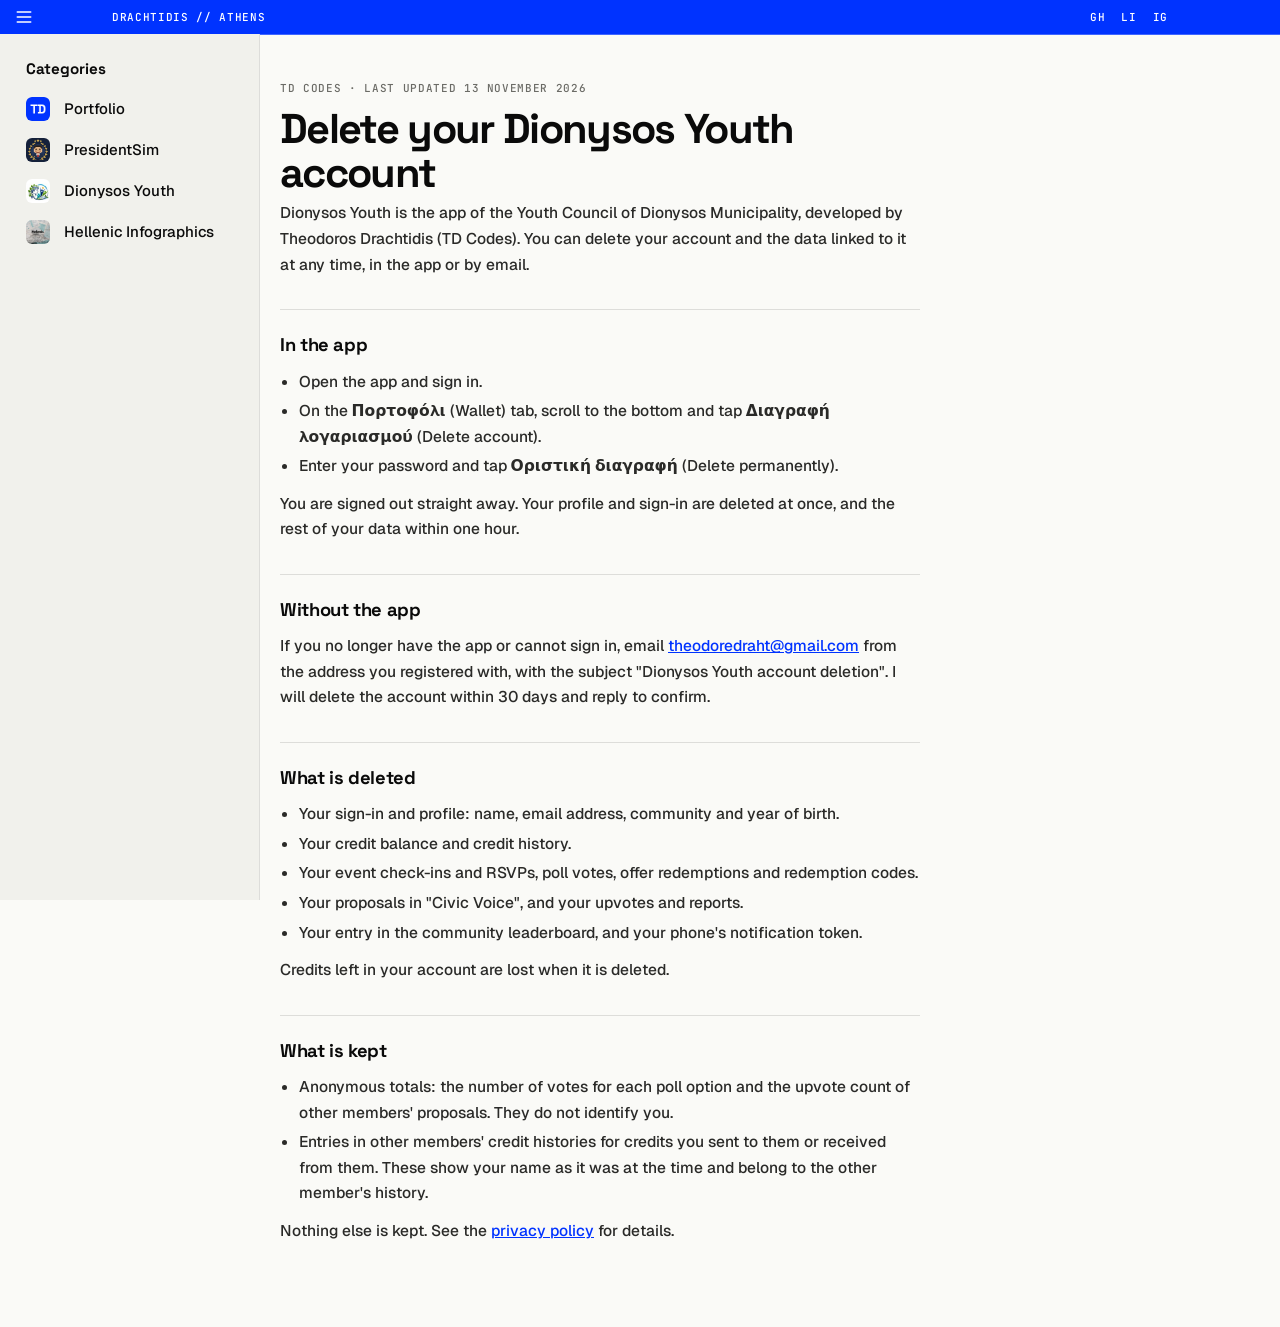
<file: dionysos-youth-delete-account.html>
<!DOCTYPE html>
<html lang="en">
<head>
<meta charset="UTF-8">
<meta name="viewport" content="width=device-width, initial-scale=1.0">
<title>Dionysos Youth — Delete Your Account</title>
<meta name="description" content="How to delete your Dionysos Youth account and the data linked to it.">
<link rel="icon" type="image/svg+xml" href="assets/td-favicon.svg">
<link rel="preconnect" href="https://fonts.googleapis.com">
<link rel="preconnect" href="https://fonts.gstatic.com" crossorigin>
<link href="https://fonts.googleapis.com/css2?family=Space+Grotesk:wght@400;500;700&family=Geist:wght@400;500;600&family=JetBrains+Mono:wght@400;500&display=swap" rel="stylesheet">
<link rel="stylesheet" href="assets/pages.css">
<link rel="stylesheet" href="assets/sidebar.css">
<script src="assets/sidebar.js"></script>
<style>
  main.policy{max-width:680px; margin:0 auto; padding:44px 20px 72px;}
  main.policy .meta{display:block; color:var(--muted);}
  main.policy h1{font-family:var(--display); font-weight:700; font-size:clamp(1.8rem, 6vw, 2.6rem); letter-spacing:-0.04em; line-height:1.05; margin:10px 0 6px;}
  main.policy h2{font-family:var(--display); font-weight:700; font-size:1.15rem; letter-spacing:-0.02em; margin:32px 0 8px; padding-top:20px; border-top:1px solid var(--line);}
  main.policy p, main.policy ul{color:#2A2A28; margin-bottom:12px;}
  main.policy ul{padding-left:1.2em;}
  main.policy li{margin-bottom:4px;}
  main.policy a{color:var(--accent);}
</style>
</head>
<body>
<div class="topbar">
  <div class="wrap mono">
    <a href="index.html">DRACHTIDIS // ATHENS</a>
    <div class="topbar-right">
      <a href="https://github.com/teo3670" target="_blank" rel="noopener">GH</a>
      <a href="https://linkedin.com/in/theodoros-drachtidis" target="_blank" rel="noopener">LI</a>
      <a href="https://instagram.com/drachtidis_" target="_blank" rel="noopener">IG</a>
    </div>
  </div>
</div>

<main class="policy" data-shift>
  <span class="mono meta">TD Codes · Last updated 13 November 2026</span>
  <h1>Delete your Dionysos Youth account</h1>
  <p>Dionysos Youth is the app of the Youth Council of Dionysos Municipality, developed by Theodoros Drachtidis (TD Codes). You can delete your account and the data linked to it at any time, in the app or by email.</p>

  <h2>In the app</h2>
  <ul>
    <li>Open the app and sign in.</li>
    <li>On the <strong>Πορτοφόλι</strong> (Wallet) tab, scroll to the bottom and tap <strong>Διαγραφή λογαριασμού</strong> (Delete account).</li>
    <li>Enter your password and tap <strong>Οριστική διαγραφή</strong> (Delete permanently).</li>
  </ul>
  <p>You are signed out straight away. Your profile and sign-in are deleted at once, and the rest of your data within one hour.</p>

  <h2>Without the app</h2>
  <p>If you no longer have the app or cannot sign in, email <a href="mailto:theodoredraht@gmail.com?subject=Dionysos%20Youth%20account%20deletion">theodoredraht@gmail.com</a> from the address you registered with, with the subject "Dionysos Youth account deletion". I will delete the account within 30 days and reply to confirm.</p>

  <h2>What is deleted</h2>
  <ul>
    <li>Your sign-in and profile: name, email address, community and year of birth.</li>
    <li>Your credit balance and credit history.</li>
    <li>Your event check-ins and RSVPs, poll votes, offer redemptions and redemption codes.</li>
    <li>Your proposals in "Civic Voice", and your upvotes and reports.</li>
    <li>Your entry in the community leaderboard, and your phone's notification token.</li>
  </ul>
  <p>Credits left in your account are lost when it is deleted.</p>

  <h2>What is kept</h2>
  <ul>
    <li>Anonymous totals: the number of votes for each poll option and the upvote count of other members' proposals. They do not identify you.</li>
    <li>Entries in other members' credit histories for credits you sent to them or received from them. These show your name as it was at the time and belong to the other member's history.</li>
  </ul>
  <p>Nothing else is kept. See the <a href="dionysos-youth-privacy.html">privacy policy</a> for details.</p>
</main>
</body>
</html>
</file>
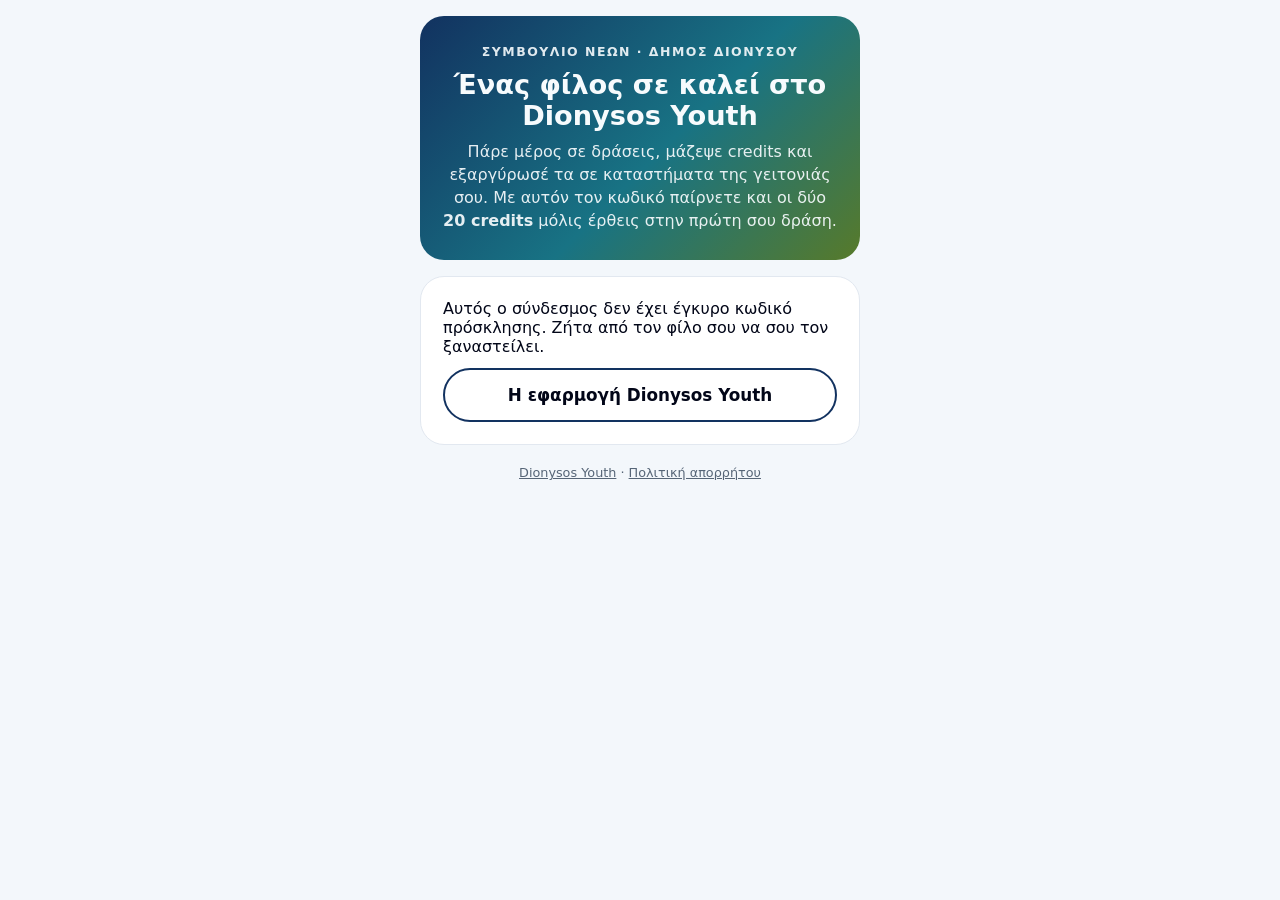
<file: dionysos-youth-invite.html>
<!DOCTYPE html>
<html lang="el">
<head>
<meta charset="UTF-8">
<meta name="viewport" content="width=device-width, initial-scale=1.0">
<title>Πρόσκληση στο Dionysos Youth</title>
<meta name="description" content="Ένας φίλος σε προσκαλεί στο Dionysos Youth, την εφαρμογή του Συμβουλίου Νέων Δήμου Διονύσου. Με τον κωδικό του παίρνετε και οι δύο credits.">
<meta name="robots" content="noindex">
<meta property="og:title" content="Έλα στο Dionysos Youth">
<meta property="og:description" content="Με τον κωδικό πρόσκλησης παίρνετε και οι δύο 20 credits μόλις έρθεις στην πρώτη σου δράση.">
<link rel="icon" type="image/svg+xml" href="assets/td-favicon.svg">
<style>
  :root{--navy:#123260; --teal:#187384; --green:#577A2A; --gold:#EFAD32; --ink:#020618; --muted:#566577; --bg:#F3F7FB; --card:#FFFFFF; --line:#E2E8F0;}
  @media (prefers-color-scheme: dark){
    :root:not([data-theme="light"]){--ink:#E6EDF5; --muted:#9AA8BA; --bg:#0E1626; --card:#16213A; --line:#28374F;}
  }
  *{box-sizing:border-box; margin:0;}
  body{font-family:system-ui,-apple-system,"Segoe UI",Roboto,sans-serif; background:var(--bg); color:var(--ink); min-height:100vh; display:flex; flex-direction:column; align-items:center; padding:16px;}
  .hero{width:100%; max-width:440px; border-radius:24px; padding:28px 22px; color:#F7FBFD; background:linear-gradient(135deg,var(--navy) 0%,var(--teal) 55%,var(--green) 100%); text-align:center;}
  .eyebrow{font-size:.78rem; font-weight:700; letter-spacing:.12em; text-transform:uppercase; opacity:.9;}
  h1{font-size:1.7rem; line-height:1.15; margin:10px 0 8px;}
  .hero p{opacity:.92; line-height:1.45;}
  .codebox{margin-top:16px; border-radius:16px; padding:12px; background:rgba(255,255,255,.16);}
  .codelabel{font-size:.85rem; opacity:.9;}
  .code{font-size:1.7rem; font-weight:700; letter-spacing:.18em; color:var(--gold); margin-top:2px; font-variant-numeric:tabular-nums;}
  .copy{margin-top:10px; font:inherit; font-weight:700; font-size:.95rem; color:var(--navy); background:#F7FBFD; border:0; border-radius:999px; padding:10px 18px; min-height:44px; cursor:pointer;}
  .card{width:100%; max-width:440px; margin-top:16px; background:var(--card); border:1px solid var(--line); border-radius:24px; padding:22px; display:flex; flex-direction:column; gap:12px;}
  .btn{display:block; text-align:center; text-decoration:none; font-weight:700; font-size:1.05rem; border-radius:999px; padding:15px 18px; min-height:48px;}
  .primary{background:var(--navy); color:#F7FBFD;}
  .ghost{border:2px solid var(--navy); color:var(--ink);}
  @media (prefers-color-scheme: dark){ :root:not([data-theme="light"]) .ghost{border-color:#9BB7E6;} }
  h2{font-size:1.05rem;}
  ol{padding-left:1.2em; display:flex; flex-direction:column; gap:6px; line-height:1.45;}
  .note{font-size:.9rem; color:var(--muted); line-height:1.45;}
  .note a{color:inherit;}
  .error{display:none;}
  footer{margin-top:20px; font-size:.8rem; color:var(--muted); text-align:center;}
  footer a{color:inherit;}
</style>
</head>
<body>
  <section class="hero">
    <div class="eyebrow">Συμβούλιο Νέων · Δήμος Διονύσου</div>
    <h1>Ένας φίλος σε καλεί στο Dionysos Youth</h1>
    <p>Πάρε μέρος σε δράσεις, μάζεψε credits και εξαργύρωσέ τα σε καταστήματα της γειτονιάς σου. Με αυτόν τον κωδικό παίρνετε και οι δύο <strong>20 credits</strong> μόλις έρθεις στην πρώτη σου δράση.</p>
    <div class="codebox" id="codebox">
      <div class="codelabel">Κωδικός πρόσκλησης</div>
      <div class="code" id="code"></div>
      <button class="copy" id="copy" type="button">Αντιγραφή κωδικού</button>
    </div>
  </section>

  <section class="card" id="actions">
    <a class="btn primary" id="open" href="#">Έχω την εφαρμογή: άνοιγμα</a>
    <a class="btn ghost" href="https://play.google.com/store/apps/details?id=com.theodorosaueb.dionysosyouth">Κατέβασέ τη (Android)</a>
    <p class="note">Για iPhone, δες <a href="dionysos-youth.html">τη σελίδα της εφαρμογής</a>.</p>
    <h2>Αν δεν την έχεις ακόμα</h2>
    <ol>
      <li>Κατέβασε την εφαρμογή και πάτησε «Εγγραφή».</li>
      <li>Στο πεδίο «Κωδικός πρόσκλησης φίλου» γράψε τον κωδικό πιο πάνω (ή ξαναπάτα αυτόν τον σύνδεσμο αφού την εγκαταστήσεις, και θα συμπληρωθεί μόνος του).</li>
      <li>Έλα στην πρώτη σου δράση και δείξε την κάρτα σου στην είσοδο.</li>
    </ol>
    <p class="note">Αν έχεις ήδη λογαριασμό, μπορείς να βάλεις τον κωδικό μέσα σε 7 μέρες από την εγγραφή σου: Πορτοφόλι → «Κάλεσε φίλους».</p>
  </section>

  <section class="card error" id="invalid">
    <p>Αυτός ο σύνδεσμος δεν έχει έγκυρο κωδικό πρόσκλησης. Ζήτα από τον φίλο σου να σου τον ξαναστείλει.</p>
    <a class="btn ghost" href="dionysos-youth.html">Η εφαρμογή Dionysos Youth</a>
  </section>

  <footer><a href="dionysos-youth.html">Dionysos Youth</a> · <a href="dionysos-youth-privacy.html">Πολιτική απορρήτου</a></footer>

<script>
  // The invite link carries ?c=CODE: the inviter's 8-character member code. Only that
  // exact shape is used, and only as text.
  (function () {
    var raw = new URLSearchParams(location.search).get('c') || '';
    var code = raw.toUpperCase().replace(/[\s-]/g, '');
    if (!/^[A-Z0-9]{8}$/.test(code)) {
      document.getElementById('codebox').style.display = 'none';
      document.getElementById('actions').style.display = 'none';
      document.getElementById('invalid').style.display = 'flex';
      return;
    }
    var shown = code.slice(0, 4) + ' ' + code.slice(4);
    document.getElementById('code').textContent = shown;
    document.getElementById('open').href = 'dionysosyouth://invite/' + code;

    var copy = document.getElementById('copy');
    copy.addEventListener('click', function () {
      var done = function () { copy.textContent = 'Αντιγράφηκε ✓'; };
      if (navigator.clipboard && navigator.clipboard.writeText) {
        navigator.clipboard.writeText(code).then(done, function () { copy.textContent = shown; });
      } else {
        copy.textContent = shown;
      }
    });
  })();
</script>
</body>
</html>
</file>
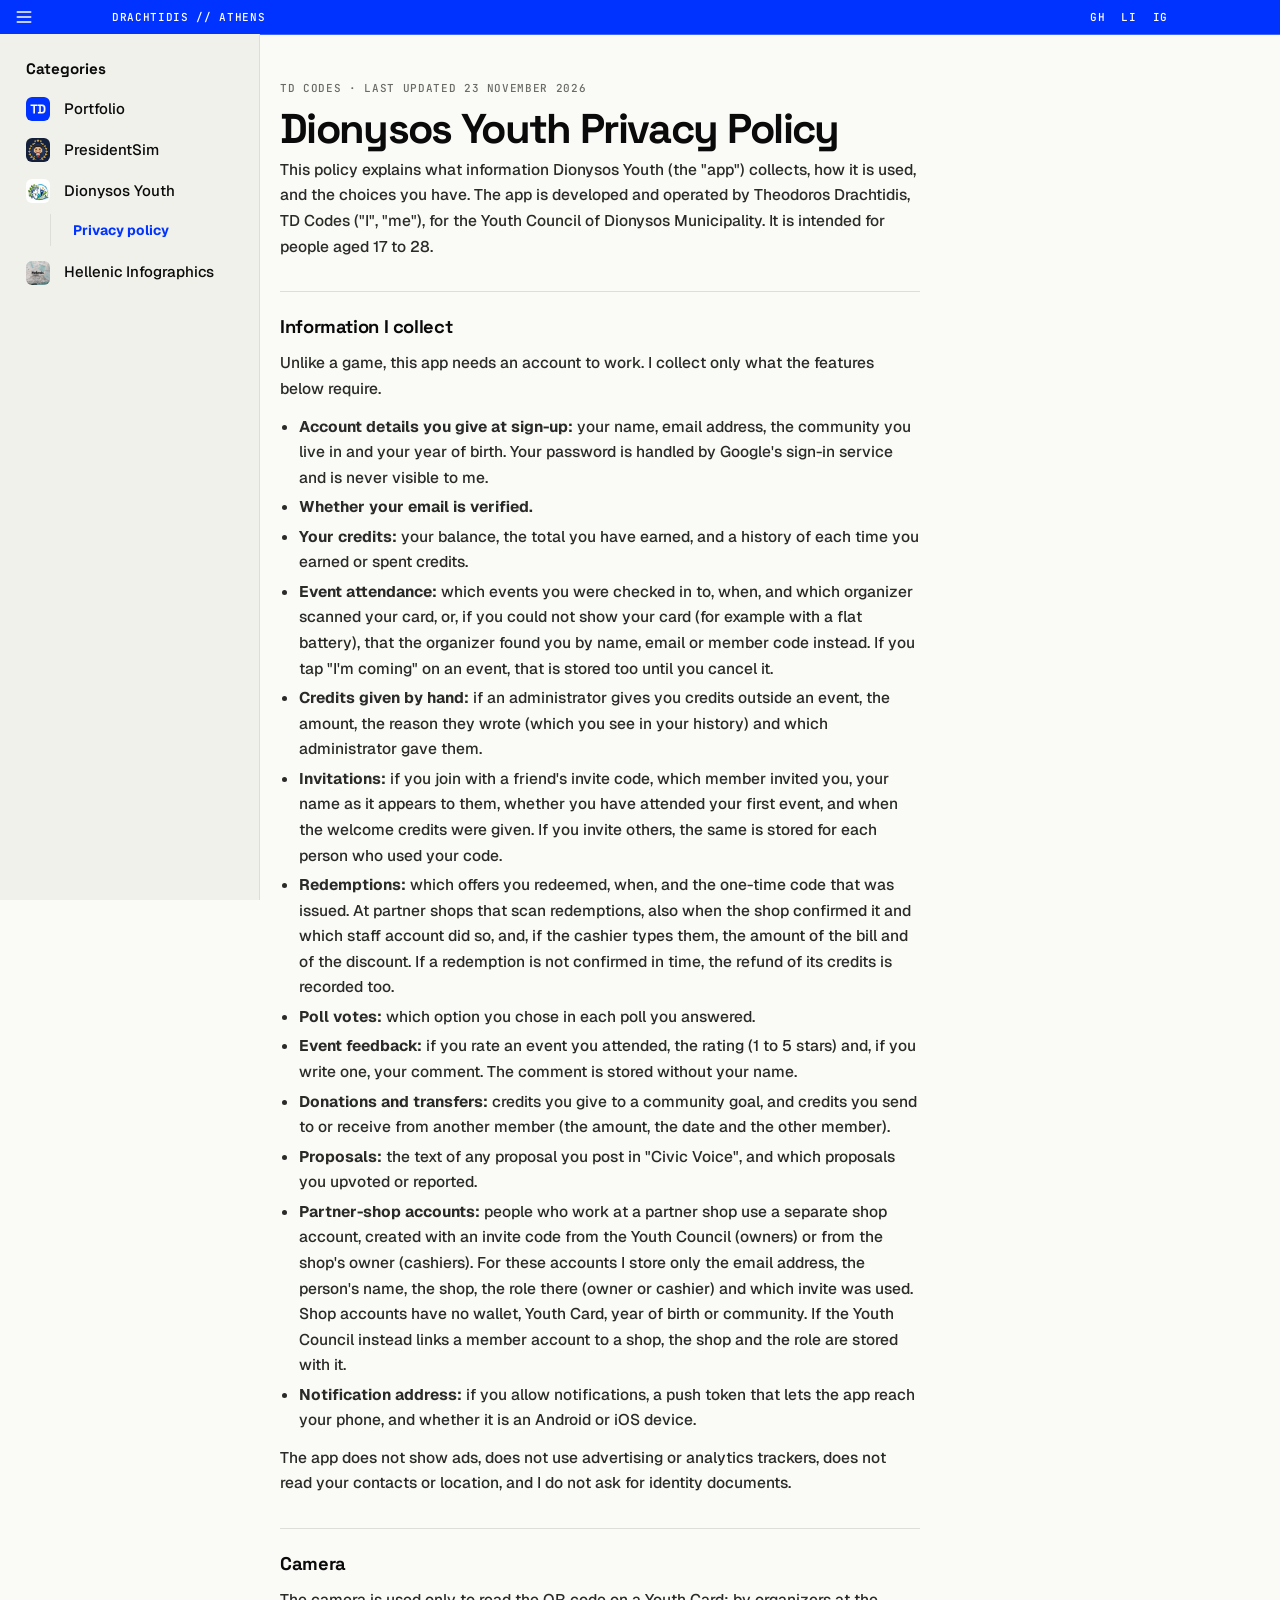
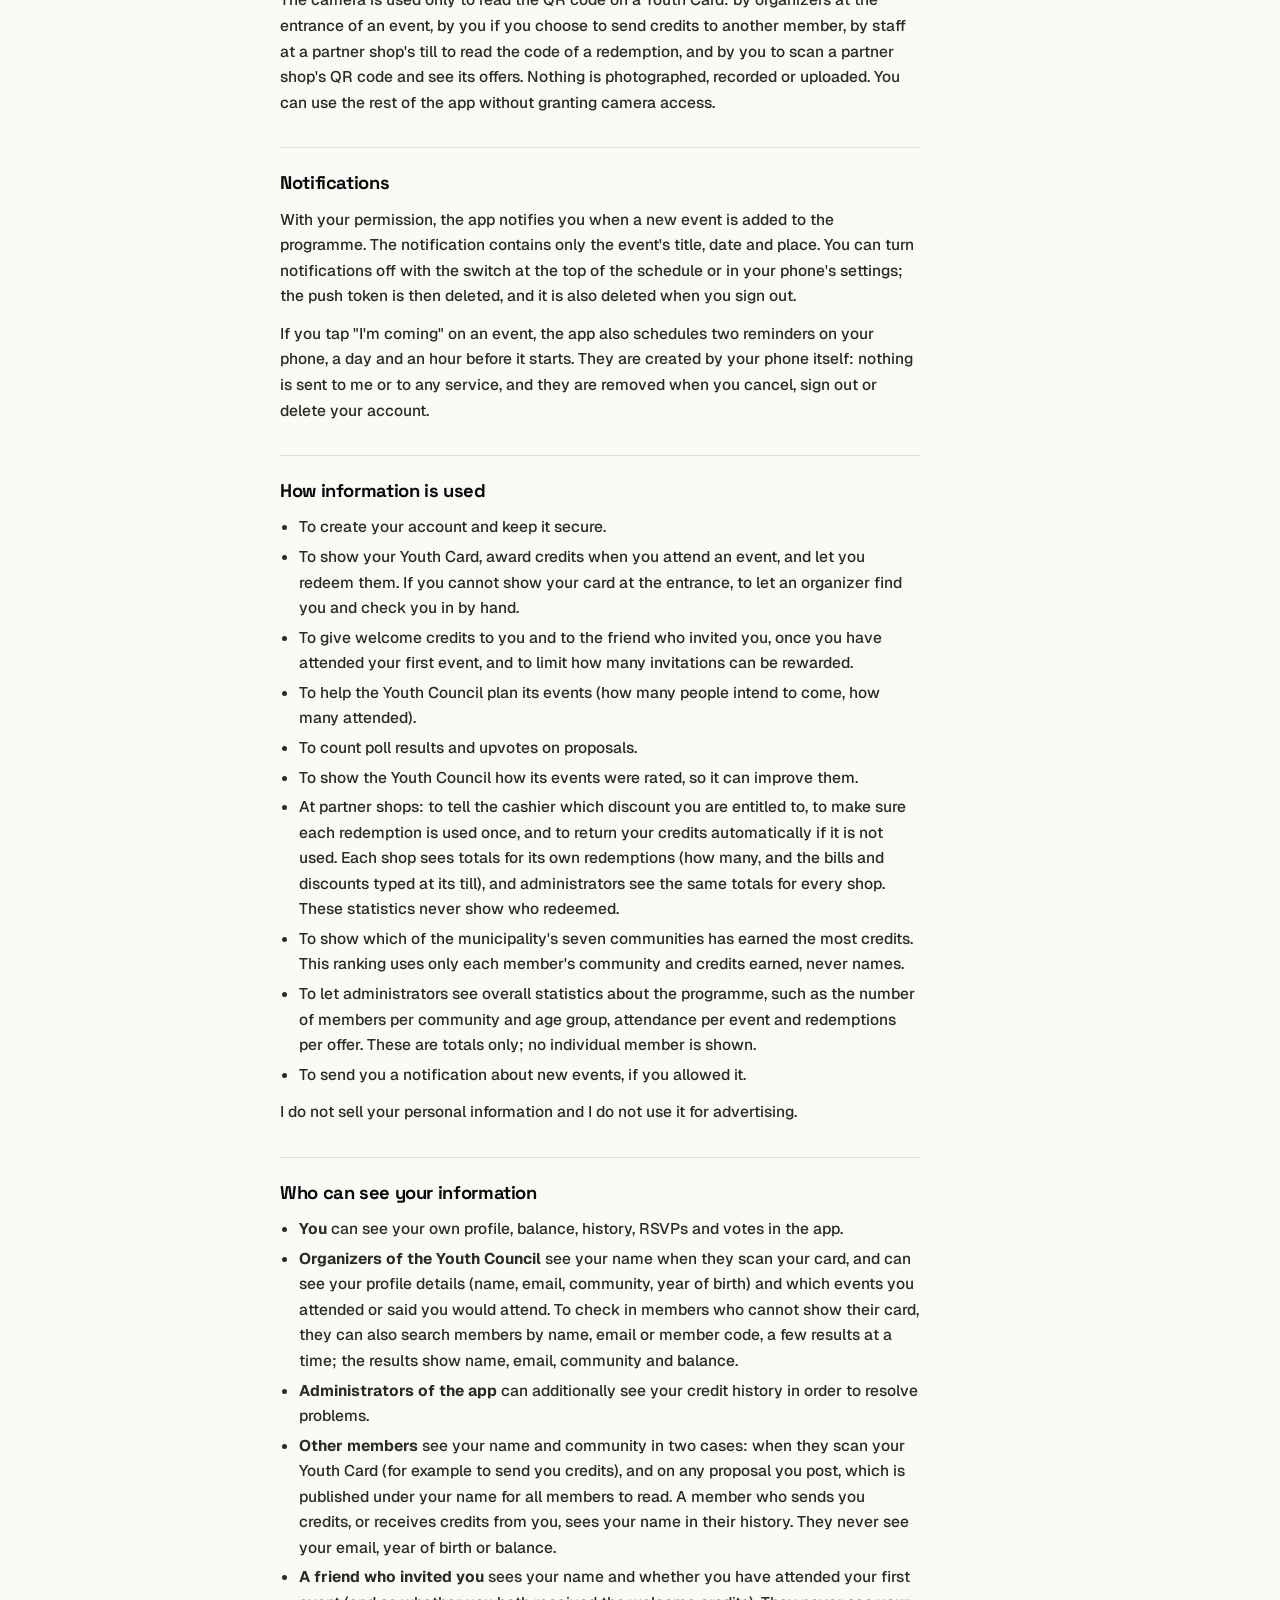
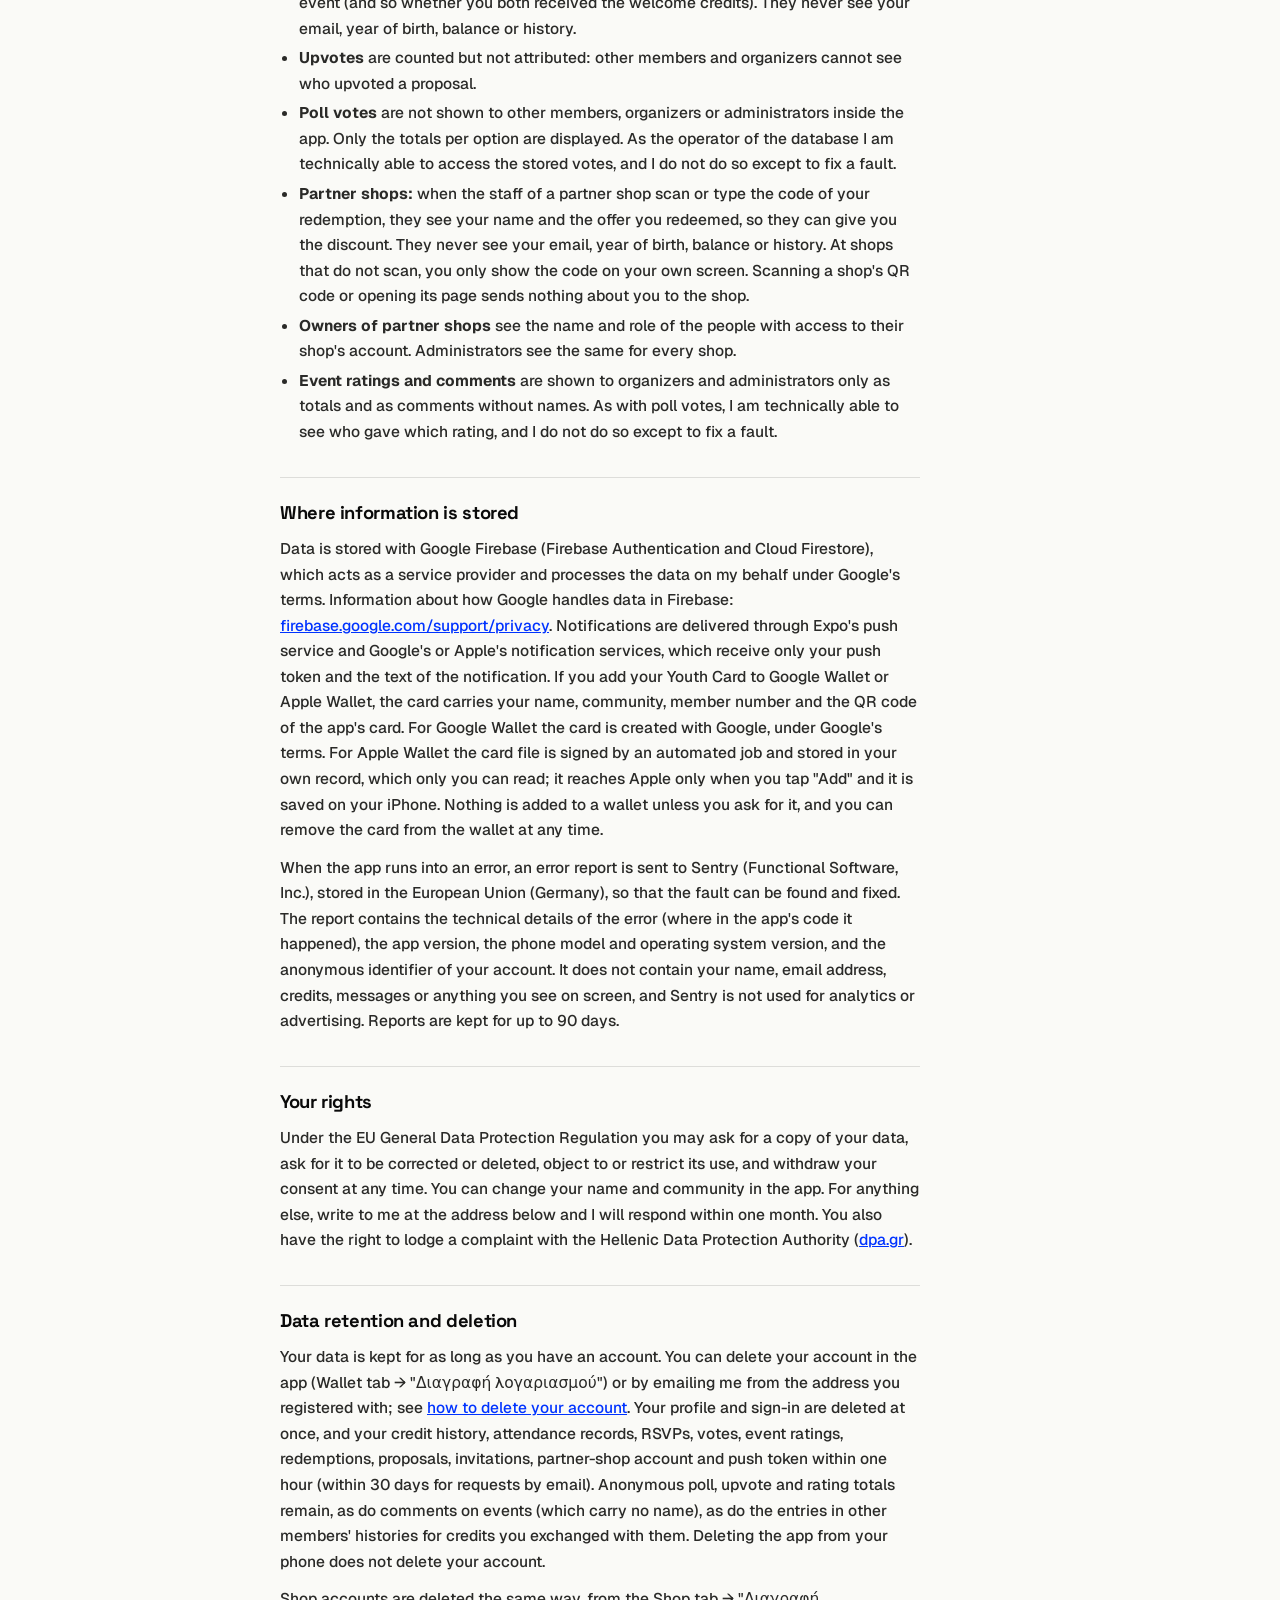
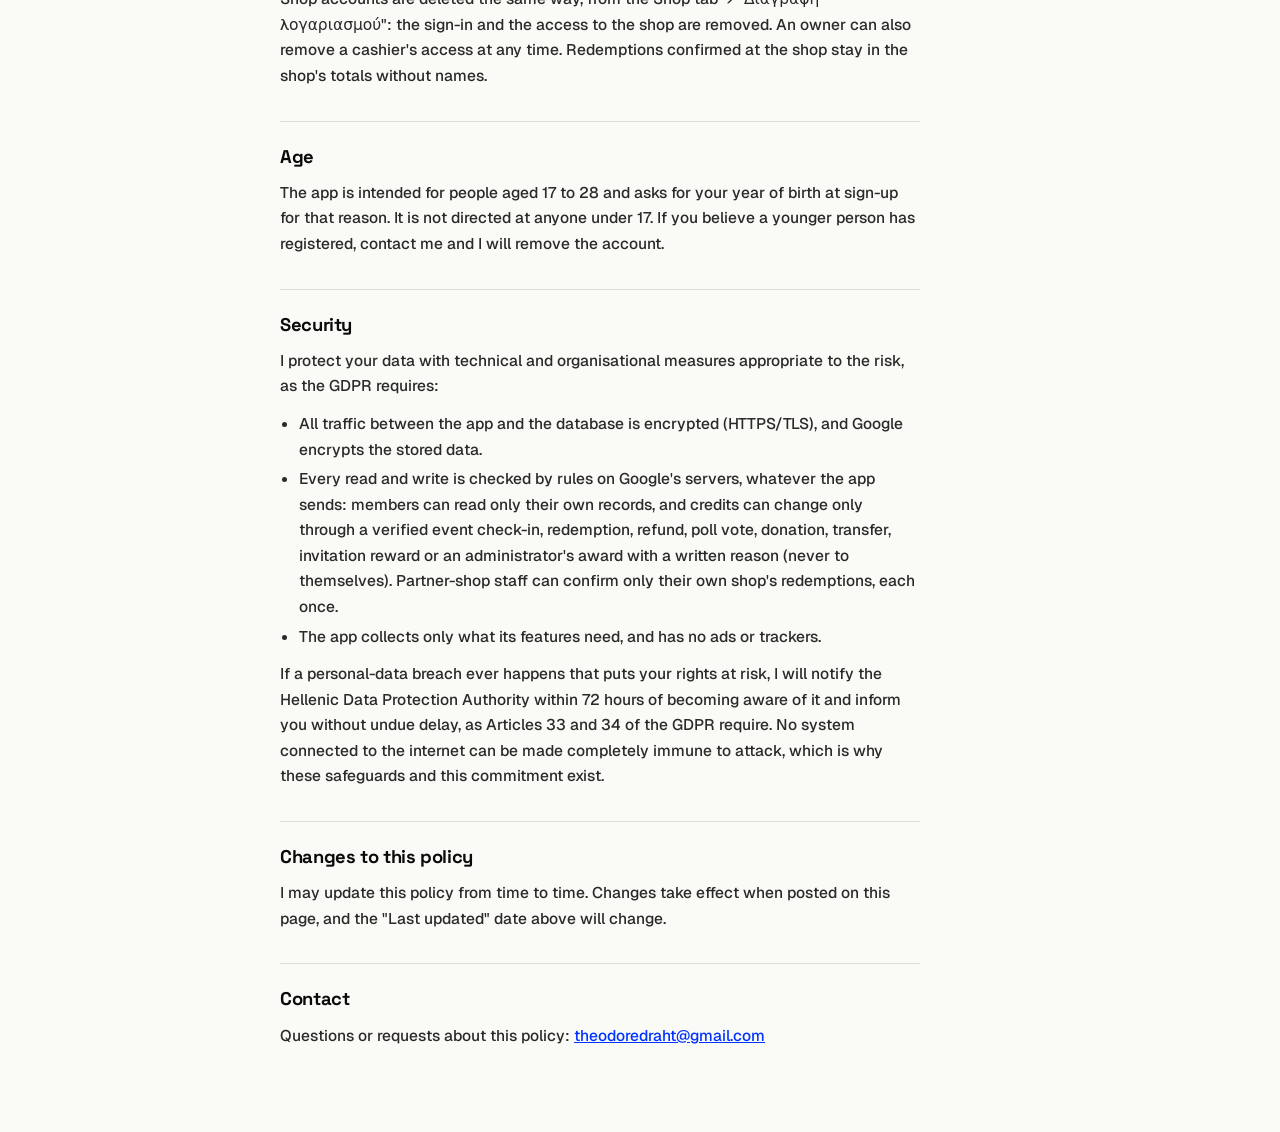
<file: dionysos-youth-privacy.html>
<!DOCTYPE html>
<html lang="en">
<head>
<meta charset="UTF-8">
<meta name="viewport" content="width=device-width, initial-scale=1.0">
<title>Dionysos Youth — Privacy Policy</title>
<meta name="description" content="Privacy policy for Dionysos Youth, the civic-engagement app of the Youth Council of Dionysos Municipality.">
<link rel="icon" type="image/svg+xml" href="assets/td-favicon.svg">
<link rel="preconnect" href="https://fonts.googleapis.com">
<link rel="preconnect" href="https://fonts.gstatic.com" crossorigin>
<link href="https://fonts.googleapis.com/css2?family=Space+Grotesk:wght@400;500;700&family=Geist:wght@400;500;600&family=JetBrains+Mono:wght@400;500&display=swap" rel="stylesheet">
<link rel="stylesheet" href="assets/pages.css">
<link rel="stylesheet" href="assets/sidebar.css">
<script src="assets/sidebar.js"></script>
<style>
  main.policy{max-width:680px; margin:0 auto; padding:44px 20px 72px;}
  main.policy .meta{display:block; color:var(--muted);}
  main.policy h1{font-family:var(--display); font-weight:700; font-size:clamp(1.8rem, 6vw, 2.6rem); letter-spacing:-0.04em; line-height:1.05; margin:10px 0 6px;}
  main.policy h2{font-family:var(--display); font-weight:700; font-size:1.15rem; letter-spacing:-0.02em; margin:32px 0 8px; padding-top:20px; border-top:1px solid var(--line);}
  main.policy p, main.policy ul{color:#2A2A28; margin-bottom:12px;}
  main.policy ul{padding-left:1.2em;}
  main.policy li{margin-bottom:4px;}
  main.policy a{color:var(--accent);}
</style>
</head>
<body>
<div class="topbar">
  <div class="wrap mono">
    <a href="index.html">DRACHTIDIS // ATHENS</a>
    <div class="topbar-right">
      <a href="https://github.com/teo3670" target="_blank" rel="noopener">GH</a>
      <a href="https://linkedin.com/in/theodoros-drachtidis" target="_blank" rel="noopener">LI</a>
      <a href="https://instagram.com/drachtidis_" target="_blank" rel="noopener">IG</a>
    </div>
  </div>
</div>

<main class="policy" data-shift>
  <span class="mono meta">TD Codes · Last updated 23 November 2026</span>
  <h1>Dionysos Youth Privacy Policy</h1>
  <p>This policy explains what information Dionysos Youth (the "app") collects, how it is used, and the choices you have. The app is developed and operated by Theodoros Drachtidis, TD Codes ("I", "me"), for the Youth Council of Dionysos Municipality. It is intended for people aged 17 to 28.</p>

  <h2>Information I collect</h2>
  <p>Unlike a game, this app needs an account to work. I collect only what the features below require.</p>
  <ul>
    <li><strong>Account details you give at sign-up:</strong> your name, email address, the community you live in and your year of birth. Your password is handled by Google's sign-in service and is never visible to me.</li>
    <li><strong>Whether your email is verified.</strong></li>
    <li><strong>Your credits:</strong> your balance, the total you have earned, and a history of each time you earned or spent credits.</li>
    <li><strong>Event attendance:</strong> which events you were checked in to, when, and which organizer scanned your card, or, if you could not show your card (for example with a flat battery), that the organizer found you by name, email or member code instead. If you tap "I'm coming" on an event, that is stored too until you cancel it.</li>
    <li><strong>Credits given by hand:</strong> if an administrator gives you credits outside an event, the amount, the reason they wrote (which you see in your history) and which administrator gave them.</li>
    <li><strong>Invitations:</strong> if you join with a friend's invite code, which member invited you, your name as it appears to them, whether you have attended your first event, and when the welcome credits were given. If you invite others, the same is stored for each person who used your code.</li>
    <li><strong>Redemptions:</strong> which offers you redeemed, when, and the one-time code that was issued. At partner shops that scan redemptions, also when the shop confirmed it and which staff account did so, and, if the cashier types them, the amount of the bill and of the discount. If a redemption is not confirmed in time, the refund of its credits is recorded too.</li>
    <li><strong>Poll votes:</strong> which option you chose in each poll you answered.</li>
    <li><strong>Event feedback:</strong> if you rate an event you attended, the rating (1 to 5 stars) and, if you write one, your comment. The comment is stored without your name.</li>
    <li><strong>Donations and transfers:</strong> credits you give to a community goal, and credits you send to or receive from another member (the amount, the date and the other member).</li>
    <li><strong>Proposals:</strong> the text of any proposal you post in "Civic Voice", and which proposals you upvoted or reported.</li>
    <li><strong>Partner-shop accounts:</strong> people who work at a partner shop use a separate shop account, created with an invite code from the Youth Council (owners) or from the shop's owner (cashiers). For these accounts I store only the email address, the person's name, the shop, the role there (owner or cashier) and which invite was used. Shop accounts have no wallet, Youth Card, year of birth or community. If the Youth Council instead links a member account to a shop, the shop and the role are stored with it.</li>
    <li><strong>Notification address:</strong> if you allow notifications, a push token that lets the app reach your phone, and whether it is an Android or iOS device.</li>
  </ul>
  <p>The app does not show ads, does not use advertising or analytics trackers, does not read your contacts or location, and I do not ask for identity documents.</p>

  <h2>Camera</h2>
  <p>The camera is used only to read the QR code on a Youth Card: by organizers at the entrance of an event, by you if you choose to send credits to another member, by staff at a partner shop's till to read the code of a redemption, and by you to scan a partner shop's QR code and see its offers. Nothing is photographed, recorded or uploaded. You can use the rest of the app without granting camera access.</p>

  <h2>Notifications</h2>
  <p>With your permission, the app notifies you when a new event is added to the programme. The notification contains only the event's title, date and place. You can turn notifications off with the switch at the top of the schedule or in your phone's settings; the push token is then deleted, and it is also deleted when you sign out.</p>
  <p>If you tap "I'm coming" on an event, the app also schedules two reminders on your phone, a day and an hour before it starts. They are created by your phone itself: nothing is sent to me or to any service, and they are removed when you cancel, sign out or delete your account.</p>

  <h2>How information is used</h2>
  <ul>
    <li>To create your account and keep it secure.</li>
    <li>To show your Youth Card, award credits when you attend an event, and let you redeem them. If you cannot show your card at the entrance, to let an organizer find you and check you in by hand.</li>
    <li>To give welcome credits to you and to the friend who invited you, once you have attended your first event, and to limit how many invitations can be rewarded.</li>
    <li>To help the Youth Council plan its events (how many people intend to come, how many attended).</li>
    <li>To count poll results and upvotes on proposals.</li>
    <li>To show the Youth Council how its events were rated, so it can improve them.</li>
    <li>At partner shops: to tell the cashier which discount you are entitled to, to make sure each redemption is used once, and to return your credits automatically if it is not used. Each shop sees totals for its own redemptions (how many, and the bills and discounts typed at its till), and administrators see the same totals for every shop. These statistics never show who redeemed.</li>
    <li>To show which of the municipality's seven communities has earned the most credits. This ranking uses only each member's community and credits earned, never names.</li>
    <li>To let administrators see overall statistics about the programme, such as the number of members per community and age group, attendance per event and redemptions per offer. These are totals only; no individual member is shown.</li>
    <li>To send you a notification about new events, if you allowed it.</li>
  </ul>
  <p>I do not sell your personal information and I do not use it for advertising.</p>

  <h2>Who can see your information</h2>
  <ul>
    <li><strong>You</strong> can see your own profile, balance, history, RSVPs and votes in the app.</li>
    <li><strong>Organizers of the Youth Council</strong> see your name when they scan your card, and can see your profile details (name, email, community, year of birth) and which events you attended or said you would attend. To check in members who cannot show their card, they can also search members by name, email or member code, a few results at a time; the results show name, email, community and balance.</li>
    <li><strong>Administrators of the app</strong> can additionally see your credit history in order to resolve problems.</li>
    <li><strong>Other members</strong> see your name and community in two cases: when they scan your Youth Card (for example to send you credits), and on any proposal you post, which is published under your name for all members to read. A member who sends you credits, or receives credits from you, sees your name in their history. They never see your email, year of birth or balance.</li>
    <li><strong>A friend who invited you</strong> sees your name and whether you have attended your first event (and so whether you both received the welcome credits). They never see your email, year of birth, balance or history.</li>
    <li><strong>Upvotes</strong> are counted but not attributed: other members and organizers cannot see who upvoted a proposal.</li>
    <li><strong>Poll votes</strong> are not shown to other members, organizers or administrators inside the app. Only the totals per option are displayed. As the operator of the database I am technically able to access the stored votes, and I do not do so except to fix a fault.</li>
    <li><strong>Partner shops:</strong> when the staff of a partner shop scan or type the code of your redemption, they see your name and the offer you redeemed, so they can give you the discount. They never see your email, year of birth, balance or history. At shops that do not scan, you only show the code on your own screen. Scanning a shop's QR code or opening its page sends nothing about you to the shop.</li>
    <li><strong>Owners of partner shops</strong> see the name and role of the people with access to their shop's account. Administrators see the same for every shop.</li>
    <li><strong>Event ratings and comments</strong> are shown to organizers and administrators only as totals and as comments without names. As with poll votes, I am technically able to see who gave which rating, and I do not do so except to fix a fault.</li>
  </ul>

  <h2>Where information is stored</h2>
  <p>Data is stored with Google Firebase (Firebase Authentication and Cloud Firestore), which acts as a service provider and processes the data on my behalf under Google's terms. Information about how Google handles data in Firebase: <a href="https://firebase.google.com/support/privacy" target="_blank" rel="noopener">firebase.google.com/support/privacy</a>. Notifications are delivered through Expo's push service and Google's or Apple's notification services, which receive only your push token and the text of the notification. If you add your Youth Card to Google Wallet or Apple Wallet, the card carries your name, community, member number and the QR code of the app's card. For Google Wallet the card is created with Google, under Google's terms. For Apple Wallet the card file is signed by an automated job and stored in your own record, which only you can read; it reaches Apple only when you tap "Add" and it is saved on your iPhone. Nothing is added to a wallet unless you ask for it, and you can remove the card from the wallet at any time.</p>
  <p>When the app runs into an error, an error report is sent to Sentry (Functional Software, Inc.), stored in the European Union (Germany), so that the fault can be found and fixed. The report contains the technical details of the error (where in the app's code it happened), the app version, the phone model and operating system version, and the anonymous identifier of your account. It does not contain your name, email address, credits, messages or anything you see on screen, and Sentry is not used for analytics or advertising. Reports are kept for up to 90 days.</p>

  <h2>Your rights</h2>
  <p>Under the EU General Data Protection Regulation you may ask for a copy of your data, ask for it to be corrected or deleted, object to or restrict its use, and withdraw your consent at any time. You can change your name and community in the app. For anything else, write to me at the address below and I will respond within one month. You also have the right to lodge a complaint with the Hellenic Data Protection Authority (<a href="https://www.dpa.gr" target="_blank" rel="noopener">dpa.gr</a>).</p>

  <h2>Data retention and deletion</h2>
  <p>Your data is kept for as long as you have an account. You can delete your account in the app (Wallet tab → "Διαγραφή λογαριασμού") or by emailing me from the address you registered with; see <a href="dionysos-youth-delete-account.html">how to delete your account</a>. Your profile and sign-in are deleted at once, and your credit history, attendance records, RSVPs, votes, event ratings, redemptions, proposals, invitations, partner-shop account and push token within one hour (within 30 days for requests by email). Anonymous poll, upvote and rating totals remain, as do comments on events (which carry no name), as do the entries in other members' histories for credits you exchanged with them. Deleting the app from your phone does not delete your account.</p>
  <p>Shop accounts are deleted the same way, from the Shop tab → "Διαγραφή λογαριασμού": the sign-in and the access to the shop are removed. An owner can also remove a cashier's access at any time. Redemptions confirmed at the shop stay in the shop's totals without names.</p>

  <h2>Age</h2>
  <p>The app is intended for people aged 17 to 28 and asks for your year of birth at sign-up for that reason. It is not directed at anyone under 17. If you believe a younger person has registered, contact me and I will remove the account.</p>

  <h2>Security</h2>
  <p>I protect your data with technical and organisational measures appropriate to the risk, as the GDPR requires:</p>
  <ul>
    <li>All traffic between the app and the database is encrypted (HTTPS/TLS), and Google encrypts the stored data.</li>
    <li>Every read and write is checked by rules on Google's servers, whatever the app sends: members can read only their own records, and credits can change only through a verified event check-in, redemption, refund, poll vote, donation, transfer, invitation reward or an administrator's award with a written reason (never to themselves). Partner-shop staff can confirm only their own shop's redemptions, each once.</li>
    <li>The app collects only what its features need, and has no ads or trackers.</li>
  </ul>
  <p>If a personal-data breach ever happens that puts your rights at risk, I will notify the Hellenic Data Protection Authority within 72 hours of becoming aware of it and inform you without undue delay, as Articles 33 and 34 of the GDPR require. No system connected to the internet can be made completely immune to attack, which is why these safeguards and this commitment exist.</p>

  <h2>Changes to this policy</h2>
  <p>I may update this policy from time to time. Changes take effect when posted on this page, and the "Last updated" date above will change.</p>

  <h2>Contact</h2>
  <p>Questions or requests about this policy: <a href="mailto:theodoredraht@gmail.com">theodoredraht@gmail.com</a></p>
</main>
</body>
</html>
</file>
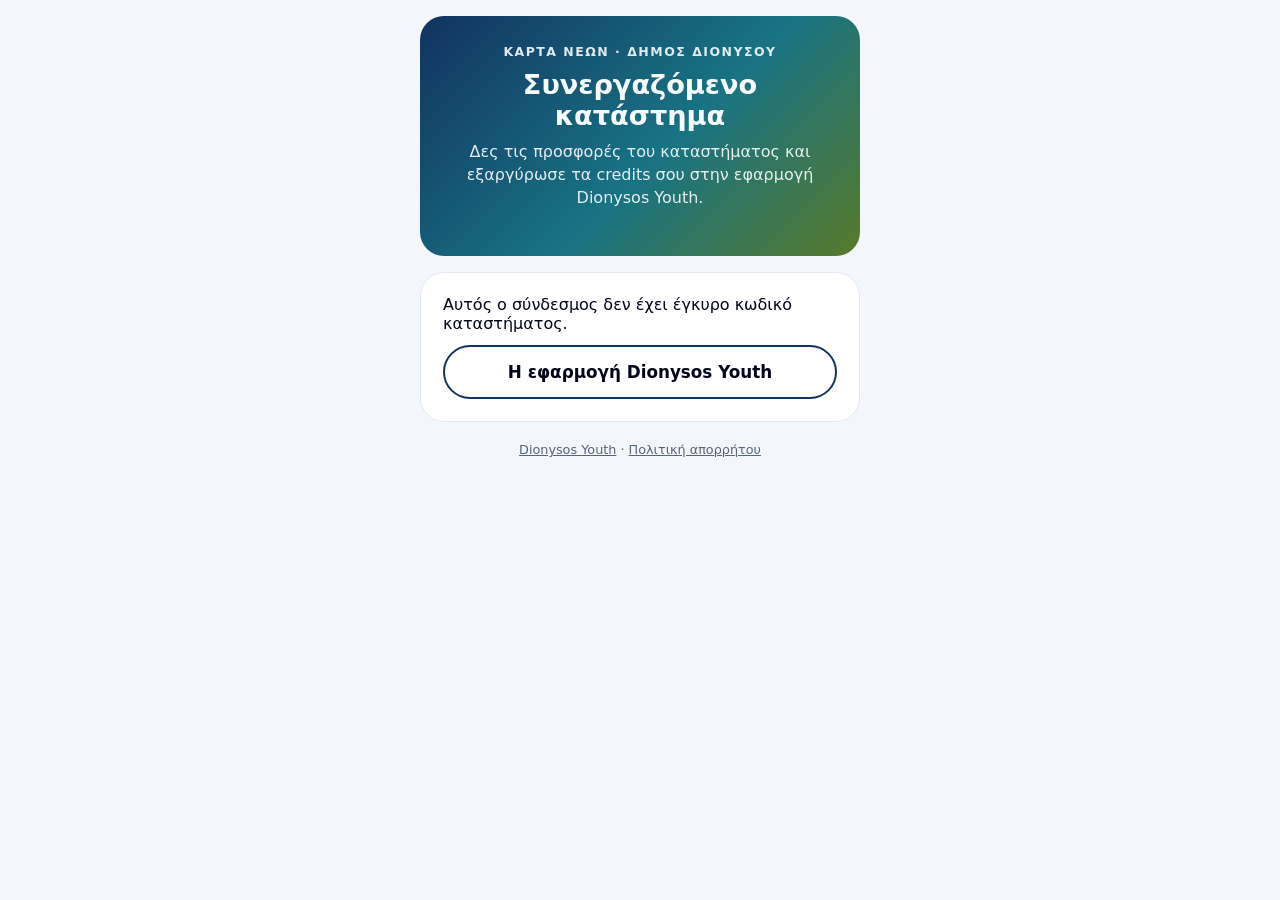
<file: dionysos-youth-shop.html>
<!DOCTYPE html>
<html lang="el">
<head>
<meta charset="UTF-8">
<meta name="viewport" content="width=device-width, initial-scale=1.0">
<title>Κάρτα Νέων — Συνεργαζόμενο κατάστημα</title>
<meta name="description" content="Οι προσφορές του καταστήματος για την Κάρτα Νέων του Δήμου Διονύσου, στην εφαρμογή Dionysos Youth.">
<meta name="robots" content="noindex">
<link rel="icon" type="image/svg+xml" href="assets/td-favicon.svg">
<style>
  :root{--navy:#123260; --teal:#187384; --green:#577A2A; --gold:#EFAD32; --ink:#020618; --muted:#566577; --bg:#F3F7FB; --card:#FFFFFF; --line:#E2E8F0;}
  @media (prefers-color-scheme: dark){
    :root:not([data-theme="light"]){--ink:#E6EDF5; --muted:#9AA8BA; --bg:#0E1626; --card:#16213A; --line:#28374F;}
  }
  *{box-sizing:border-box; margin:0;}
  body{font-family:system-ui,-apple-system,"Segoe UI",Roboto,sans-serif; background:var(--bg); color:var(--ink); min-height:100vh; display:flex; flex-direction:column; align-items:center; padding:16px;}
  .hero{width:100%; max-width:440px; border-radius:24px; padding:28px 22px; color:#F7FBFD; background:linear-gradient(135deg,var(--navy) 0%,var(--teal) 55%,var(--green) 100%); text-align:center;}
  .eyebrow{font-size:.78rem; font-weight:700; letter-spacing:.12em; text-transform:uppercase; opacity:.9;}
  h1{font-size:1.7rem; line-height:1.15; margin:10px 0 8px;}
  .hero p{opacity:.92; line-height:1.45;}
  .code{display:inline-block; margin-top:14px; font-size:1.3rem; font-weight:700; letter-spacing:.2em; color:var(--gold);}
  .card{width:100%; max-width:440px; margin-top:16px; background:var(--card); border:1px solid var(--line); border-radius:24px; padding:22px; display:flex; flex-direction:column; gap:12px;}
  .btn{display:block; text-align:center; text-decoration:none; font-weight:700; font-size:1.05rem; border-radius:999px; padding:15px 18px; min-height:48px;}
  .primary{background:var(--navy); color:#F7FBFD;}
  .ghost{border:2px solid var(--navy); color:var(--ink);}
  @media (prefers-color-scheme: dark){ :root:not([data-theme="light"]) .ghost{border-color:#9BB7E6;} }
  .note{font-size:.9rem; color:var(--muted); line-height:1.45;}
  .error{display:none;}
  footer{margin-top:20px; font-size:.8rem; color:var(--muted); text-align:center;}
  footer a{color:inherit;}
</style>
</head>
<body>
  <section class="hero">
    <div class="eyebrow">Κάρτα Νέων · Δήμος Διονύσου</div>
    <h1>Συνεργαζόμενο κατάστημα</h1>
    <p>Δες τις προσφορές του καταστήματος και εξαργύρωσε τα credits σου στην εφαρμογή Dionysos Youth.</p>
    <div class="code" id="code" aria-label="Κωδικός καταστήματος"></div>
  </section>

  <section class="card" id="actions">
    <a class="btn primary" id="open" href="#">Άνοιγμα στην εφαρμογή</a>
    <a class="btn ghost" href="https://play.google.com/store/apps/details?id=com.theodorosaueb.dionysosyouth">Δεν την έχεις; Κατέβασέ τη</a>
    <p class="note">Αν η εφαρμογή δεν ανοίξει, άνοιξέ τη μόνος σου: Προσφορές → «Σάρωση QR καταστήματος» → γράψε τον κωδικό του καταστήματος.</p>
  </section>

  <section class="card error" id="invalid">
    <p>Αυτός ο σύνδεσμος δεν έχει έγκυρο κωδικό καταστήματος.</p>
    <a class="btn ghost" href="dionysos-youth.html">Η εφαρμογή Dionysos Youth</a>
  </section>

  <footer><a href="dionysos-youth.html">Dionysos Youth</a> · <a href="dionysos-youth-privacy.html">Πολιτική απορρήτου</a></footer>

<script>
  // The shop's QR points here with ?c=CODE (6 characters). Only that exact shape is used.
  (function () {
    var raw = new URLSearchParams(location.search).get('c') || '';
    var code = raw.toUpperCase().replace(/[\s-]/g, '');
    if (!/^[A-HJKMNP-Z2-9]{6}$/.test(code)) {
      document.getElementById('actions').style.display = 'none';
      document.getElementById('invalid').style.display = 'flex';
      return;
    }
    document.getElementById('code').textContent = code.slice(0, 3) + '-' + code.slice(3);
    var appLink = 'dionysosyouth://shop/' + code;
    document.getElementById('open').href = appLink;
    // Try the app straight away; the buttons stay for when the browser does not allow it.
    setTimeout(function () { location.href = appLink; }, 300);
  })();
</script>
</body>
</html>
</file>
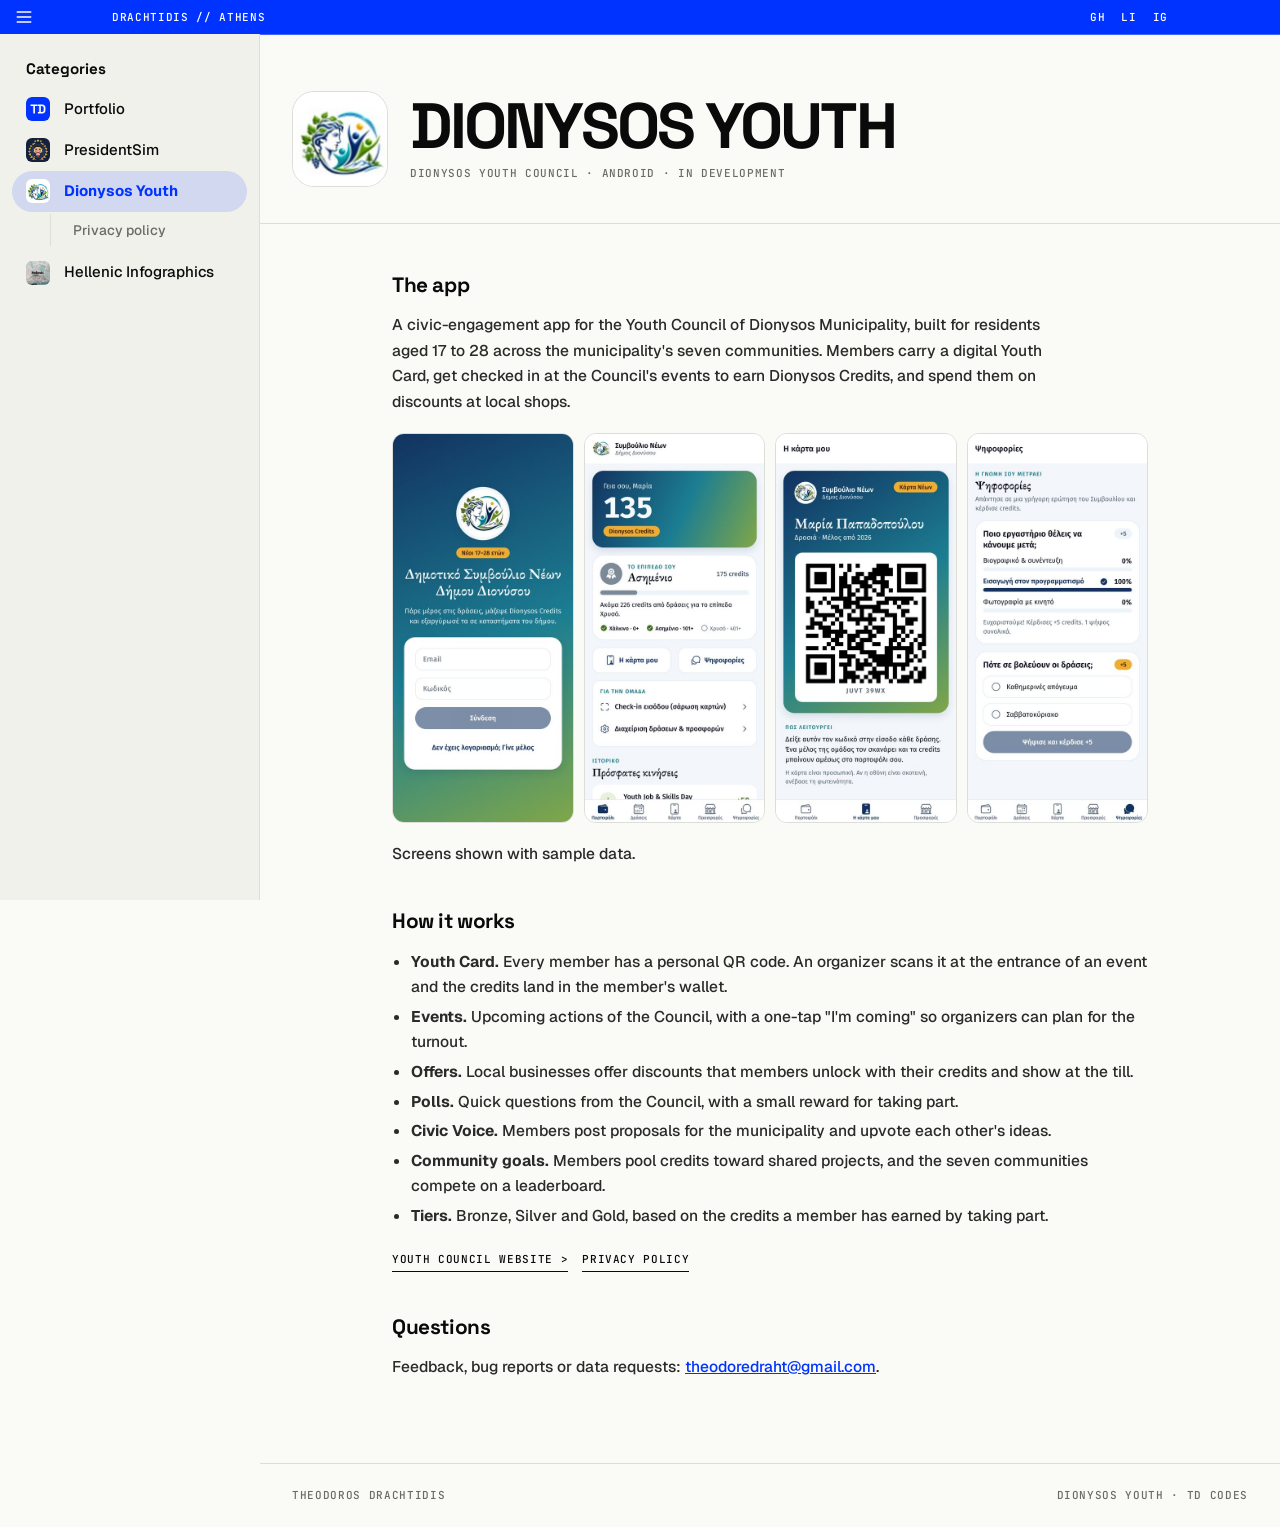
<file: dionysos-youth.html>
<!DOCTYPE html>
<html lang="en">
<head>
<meta charset="UTF-8">
<meta name="viewport" content="width=device-width, initial-scale=1.0">
<title>Dionysos Youth — Theodoros Drachtidis</title>
<meta name="description" content="Dionysos Youth: the civic-engagement app of the Youth Council of Dionysos Municipality. Join events, earn credits and redeem them at local shops.">
<meta name="theme-color" content="#0033FF">
<link rel="icon" type="image/svg+xml" href="assets/td-favicon.svg">
<link rel="icon" type="image/png" sizes="32x32" href="assets/td-favicon-32.png">
<link rel="apple-touch-icon" href="assets/td-apple-touch-icon.png">
<link rel="preconnect" href="https://fonts.googleapis.com">
<link rel="preconnect" href="https://fonts.gstatic.com" crossorigin>
<link href="https://fonts.googleapis.com/css2?family=Space+Grotesk:wght@400;500;700&family=Geist:wght@400;500;600&family=JetBrains+Mono:wght@400;500;700&display=swap" rel="stylesheet">
<link rel="stylesheet" href="assets/pages.css">
<link rel="stylesheet" href="assets/sidebar.css">
<script src="assets/sidebar.js"></script>
</head>
<body>

<div class="topbar">
  <div class="wrap mono">
    <a href="index.html">DRACHTIDIS // ATHENS</a>
    <div class="topbar-right">
      <a href="https://github.com/teo3670" target="_blank" rel="noopener">GH</a>
      <a href="https://linkedin.com/in/theodoros-drachtidis" target="_blank" rel="noopener">LI</a>
      <a href="https://instagram.com/drachtidis_" target="_blank" rel="noopener">IG</a>
    </div>
  </div>
</div>

<header class="page-head" data-shift>
  <div class="wrap">
    <img class="page-icon" src="assets/dionysos-youth-council.png" alt="Dionysos Youth Council emblem">
    <div>
      <h1>Dionysos Youth</h1>
      <p class="sub mono">Dionysos Youth Council · Android · In development</p>
    </div>
  </div>
</header>

<main class="page-body" data-shift>
  <div class="wrap">
    <h2>The app</h2>
    <p>A civic-engagement app for the Youth Council of Dionysos Municipality, built for residents aged 17 to 28 across the municipality's seven communities. Members carry a digital Youth Card, get checked in at the Council's events to earn Dionysos Credits, and spend them on discounts at local shops.</p>
    <div class="shots">
      <img src="assets/dionysos-youth-shot-1.jpg" alt="Dionysos Youth: sign-in screen with the Council's emblem" loading="lazy">
      <img src="assets/dionysos-youth-shot-2.jpg" alt="Dionysos Youth: wallet with credit balance and membership tier" loading="lazy">
      <img src="assets/dionysos-youth-shot-3.jpg" alt="Dionysos Youth: the digital Youth Card with its QR code" loading="lazy">
      <img src="assets/dionysos-youth-shot-4.jpg" alt="Dionysos Youth: a poll with live results after voting" loading="lazy">
    </div>
    <p>Screens shown with sample data.</p>

    <h2>How it works</h2>
    <ul>
      <li><strong>Youth Card.</strong> Every member has a personal QR code. An organizer scans it at the entrance of an event and the credits land in the member's wallet.</li>
      <li><strong>Events.</strong> Upcoming actions of the Council, with a one-tap "I'm coming" so organizers can plan for the turnout.</li>
      <li><strong>Offers.</strong> Local businesses offer discounts that members unlock with their credits and show at the till.</li>
      <li><strong>Polls.</strong> Quick questions from the Council, with a small reward for taking part.</li>
      <li><strong>Civic Voice.</strong> Members post proposals for the municipality and upvote each other's ideas.</li>
      <li><strong>Community goals.</strong> Members pool credits toward shared projects, and the seven communities compete on a leaderboard.</li>
      <li><strong>Tiers.</strong> Bronze, Silver and Gold, based on the credits a member has earned by taking part.</li>
    </ul>

    <div class="btn-row">
      <a class="text-link" href="https://dsn-dionysou.gr" target="_blank" rel="noopener">Youth Council website &gt;</a>
      <a class="text-link" href="dionysos-youth-privacy.html">Privacy policy</a>
    </div>

    <h2>Questions</h2>
    <p>Feedback, bug reports or data requests: <a href="mailto:theodoredraht@gmail.com">theodoredraht@gmail.com</a>.</p>
  </div>
</main>

<footer data-shift>
  <div class="wrap mono">
    <span>Theodoros Drachtidis</span>
    <span>Dionysos Youth · TD Codes</span>
  </div>
</footer>

</body>
</html>
</file>
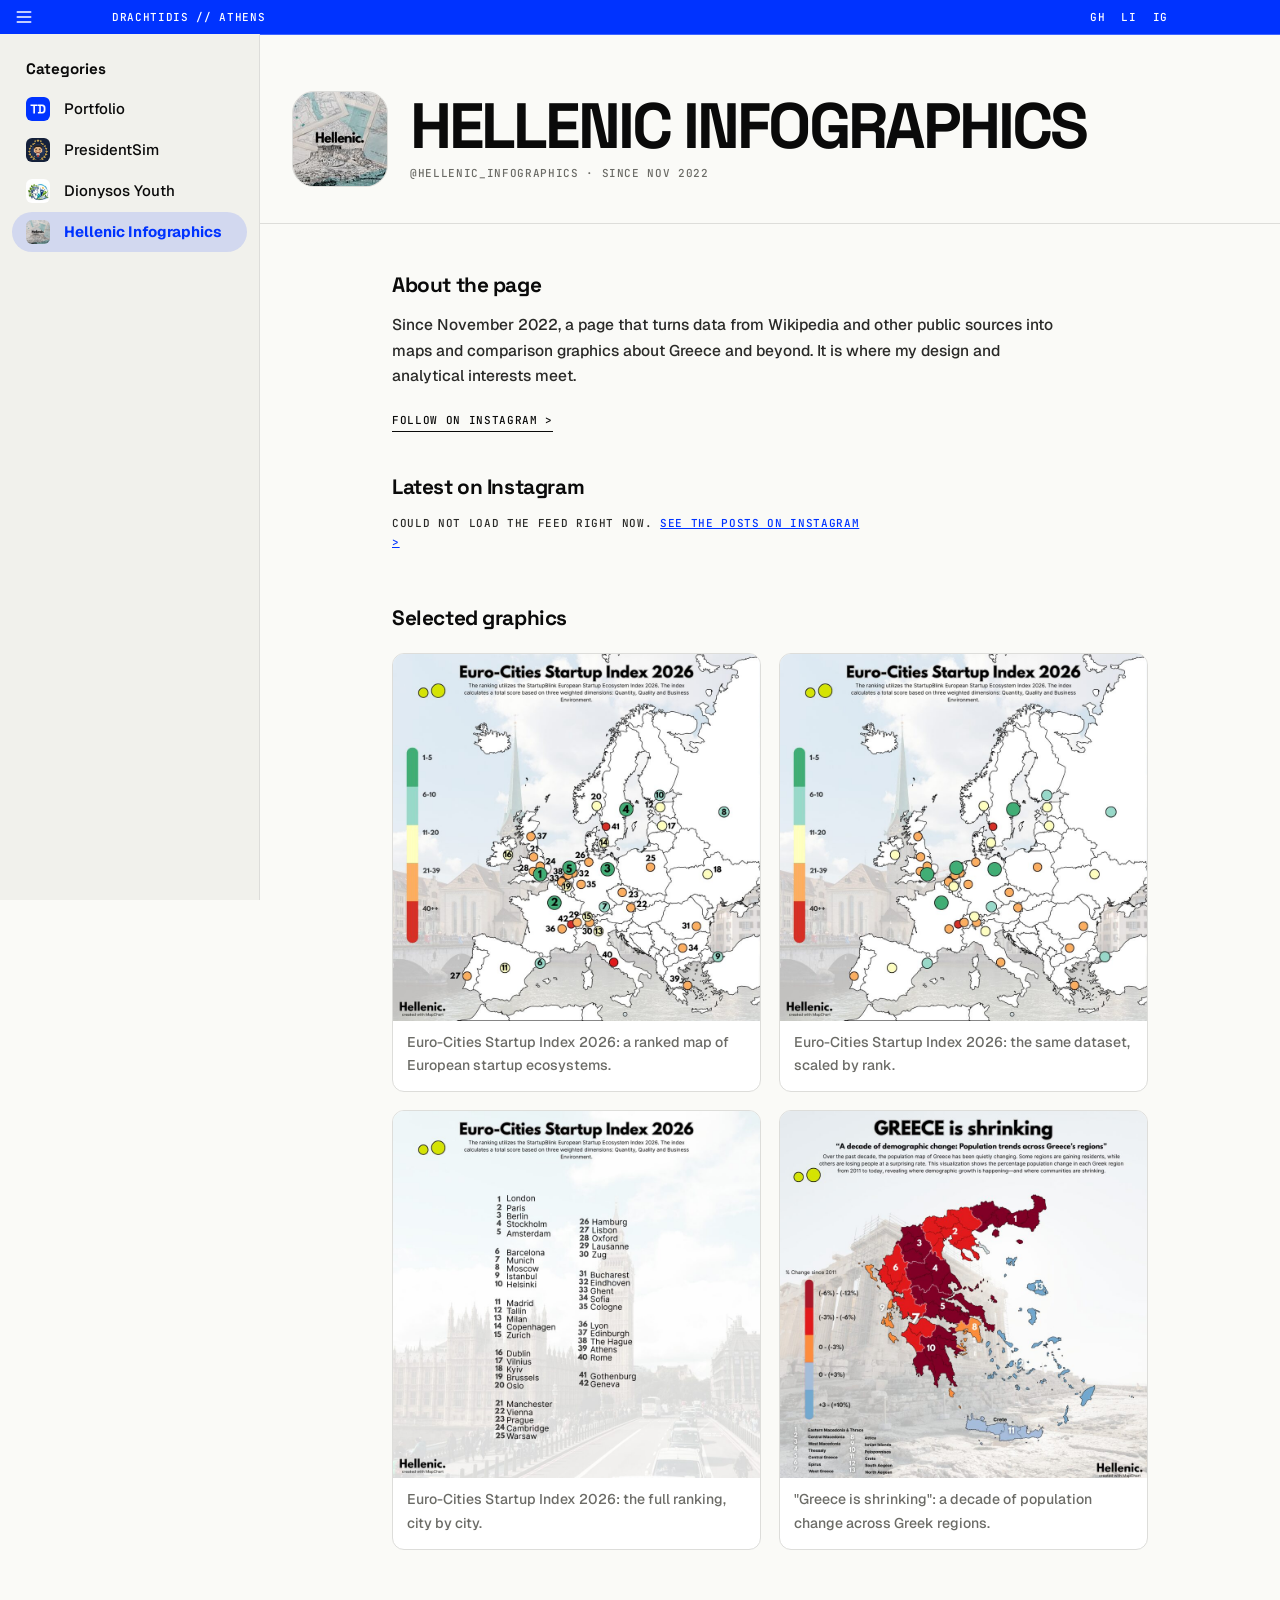
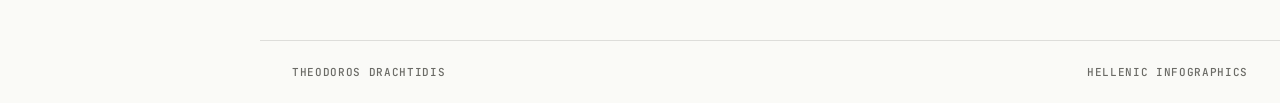
<file: hellenic.html>
<!DOCTYPE html>
<html lang="en">
<head>
<meta charset="UTF-8">
<meta name="viewport" content="width=device-width, initial-scale=1.0">
<title>Hellenic Infographics · Theodoros Drachtidis</title>
<meta name="description" content="@hellenic_infographics: maps and comparison graphics about Greece and beyond, built from open data.">
<meta name="theme-color" content="#0033FF">
<link rel="icon" type="image/svg+xml" href="assets/td-favicon.svg">
<link rel="icon" type="image/png" sizes="32x32" href="assets/td-favicon-32.png">
<link rel="apple-touch-icon" href="assets/td-apple-touch-icon.png">
<link rel="preconnect" href="https://fonts.googleapis.com">
<link rel="preconnect" href="https://fonts.gstatic.com" crossorigin>
<link href="https://fonts.googleapis.com/css2?family=Space+Grotesk:wght@400;500;700&family=Geist:wght@400;500;600&family=JetBrains+Mono:wght@400;500;700&display=swap" rel="stylesheet">
<link rel="stylesheet" href="assets/pages.css">
<link rel="stylesheet" href="assets/sidebar.css">
<script src="assets/sidebar.js"></script>
</head>
<body>

<div class="topbar">
  <div class="wrap mono">
    <a href="index.html">DRACHTIDIS // ATHENS</a>
    <div class="topbar-right">
      <a href="https://github.com/teo3670" target="_blank" rel="noopener">GH</a>
      <a href="https://linkedin.com/in/theodoros-drachtidis" target="_blank" rel="noopener">LI</a>
      <a href="https://instagram.com/drachtidis_" target="_blank" rel="noopener">IG</a>
    </div>
  </div>
</div>

<header class="page-head" data-shift>
  <div class="wrap">
    <img class="page-icon" src="assets/hellenic-logo.jpg" alt="Hellenic Infographics logo">
    <div>
      <h1>Hellenic Infographics</h1>
      <p class="sub mono">@hellenic_infographics · Since Nov 2022</p>
    </div>
  </div>
</header>

<main class="page-body" data-shift>
  <div class="wrap">
    <h2>About the page</h2>
    <p>Since November 2022, a page that turns data from Wikipedia and other public sources into maps and comparison graphics about Greece and beyond. It is where my design and analytical interests meet.</p>
    <div class="btn-row">
      <a class="text-link" href="https://instagram.com/hellenic_infographics" target="_blank" rel="noopener">Follow on Instagram &gt;</a>
    </div>

    <h2>Latest on Instagram</h2>
    <p class="ig-note mono" id="igStatus">Loading the latest posts…</p>
    <div class="ig-grid" id="igGrid" aria-live="polite"></div>

    <h2>Selected graphics</h2>
    <div class="gallery">
      <figure><img src="assets/hellenic-startup-index-map.jpg" alt="Euro-Cities Startup Index 2026, ranked map" loading="lazy"><figcaption>Euro-Cities Startup Index 2026: a ranked map of European startup ecosystems.</figcaption></figure>
      <figure><img src="assets/hellenic-startup-index-map-alt.jpg" alt="Euro-Cities Startup Index 2026, scaled by rank" loading="lazy"><figcaption>Euro-Cities Startup Index 2026: the same dataset, scaled by rank.</figcaption></figure>
      <figure><img src="assets/hellenic-startup-index-ranking.jpg" alt="Euro-Cities Startup Index 2026, full ranking" loading="lazy"><figcaption>Euro-Cities Startup Index 2026: the full ranking, city by city.</figcaption></figure>
      <figure><img src="assets/hellenic-greece-shrinking.jpg" alt="Greece is shrinking: population change across Greek regions" loading="lazy"><figcaption>"Greece is shrinking": a decade of population change across Greek regions.</figcaption></figure>
    </div>
  </div>
</main>

<footer data-shift>
  <div class="wrap mono">
    <span>Theodoros Drachtidis</span>
    <span>Hellenic Infographics</span>
  </div>
</footer>


<script>
  // Latest Instagram posts via Behold (free plan: 6 posts, refreshed once a day).
  (function(){
    const FEED = 'https://feeds.behold.so/QoHsaYaHtgr8UXNw8uDb';
    const grid = document.getElementById('igGrid');
    const status = document.getElementById('igStatus');
    const fmt = d => { try { return new Date(d).toLocaleDateString('en-GB',{day:'numeric',month:'short',year:'numeric'}); } catch(e){ return ''; } };
    const firstLine = t => (t || '').split('\n').map(x => x.trim()).find(x => x.replace(/[^\p{L}\p{N}]/gu,'').length > 3) || '';
    function fail(){
      status.innerHTML = 'Could not load the feed right now. <a href="https://instagram.com/hellenic_infographics" target="_blank" rel="noopener">See the posts on Instagram &gt;</a>';
    }
    fetch(FEED).then(r => { if(!r.ok) throw new Error(r.status); return r.json(); }).then(data => {
      const posts = (data.posts || []).filter(p => p.visibility !== 'hidden');
      if(!posts.length){ fail(); return; }
      status.textContent = data.followersCount ? (data.followersCount + ' followers · updated daily') : 'Updated daily';
      posts.forEach(p => {
        const img = (p.sizes && (p.sizes.medium || p.sizes.small) || {}).mediaUrl || p.thumbnailUrl || p.mediaUrl;
        const a = document.createElement('a');
        a.className = 'ig-card'; a.href = p.permalink; a.target = '_blank'; a.rel = 'noopener';
        const wrap = document.createElement('div'); wrap.className = 'ig-img';
        const im = document.createElement('img'); im.loading = 'lazy'; im.src = img;
        const line = firstLine((p.caption || '').replace(/#(\S+)/g, '$1'));
        im.alt = line || 'Instagram post by @hellenic_infographics';
        im.onerror = () => { a.remove(); if(!grid.children.length) fail(); };
        wrap.appendChild(im);
        if(p.mediaType === 'CAROUSEL_ALBUM'){ const b=document.createElement('span'); b.className='ig-badge mono'; b.textContent='Album'; wrap.appendChild(b); }
        if(p.mediaType === 'VIDEO'){ const b=document.createElement('span'); b.className='ig-badge mono'; b.textContent='Video'; wrap.appendChild(b); }
        const cap = document.createElement('div'); cap.className = 'ig-cap';
        const t = document.createElement('span'); t.className = 'ig-text'; t.textContent = line;
        const m = document.createElement('span'); m.className = 'ig-meta mono';
        m.textContent = [fmt(p.timestamp), p.likeCount ? p.likeCount + ' likes' : '', p.commentsCount ? p.commentsCount + ' comments' : ''].filter(Boolean).join(' · ');
        cap.appendChild(t); cap.appendChild(m);
        a.appendChild(wrap); a.appendChild(cap);
        grid.appendChild(a);
      });
    }).catch(fail);
  })();
</script>
</body>
</html>
</file>
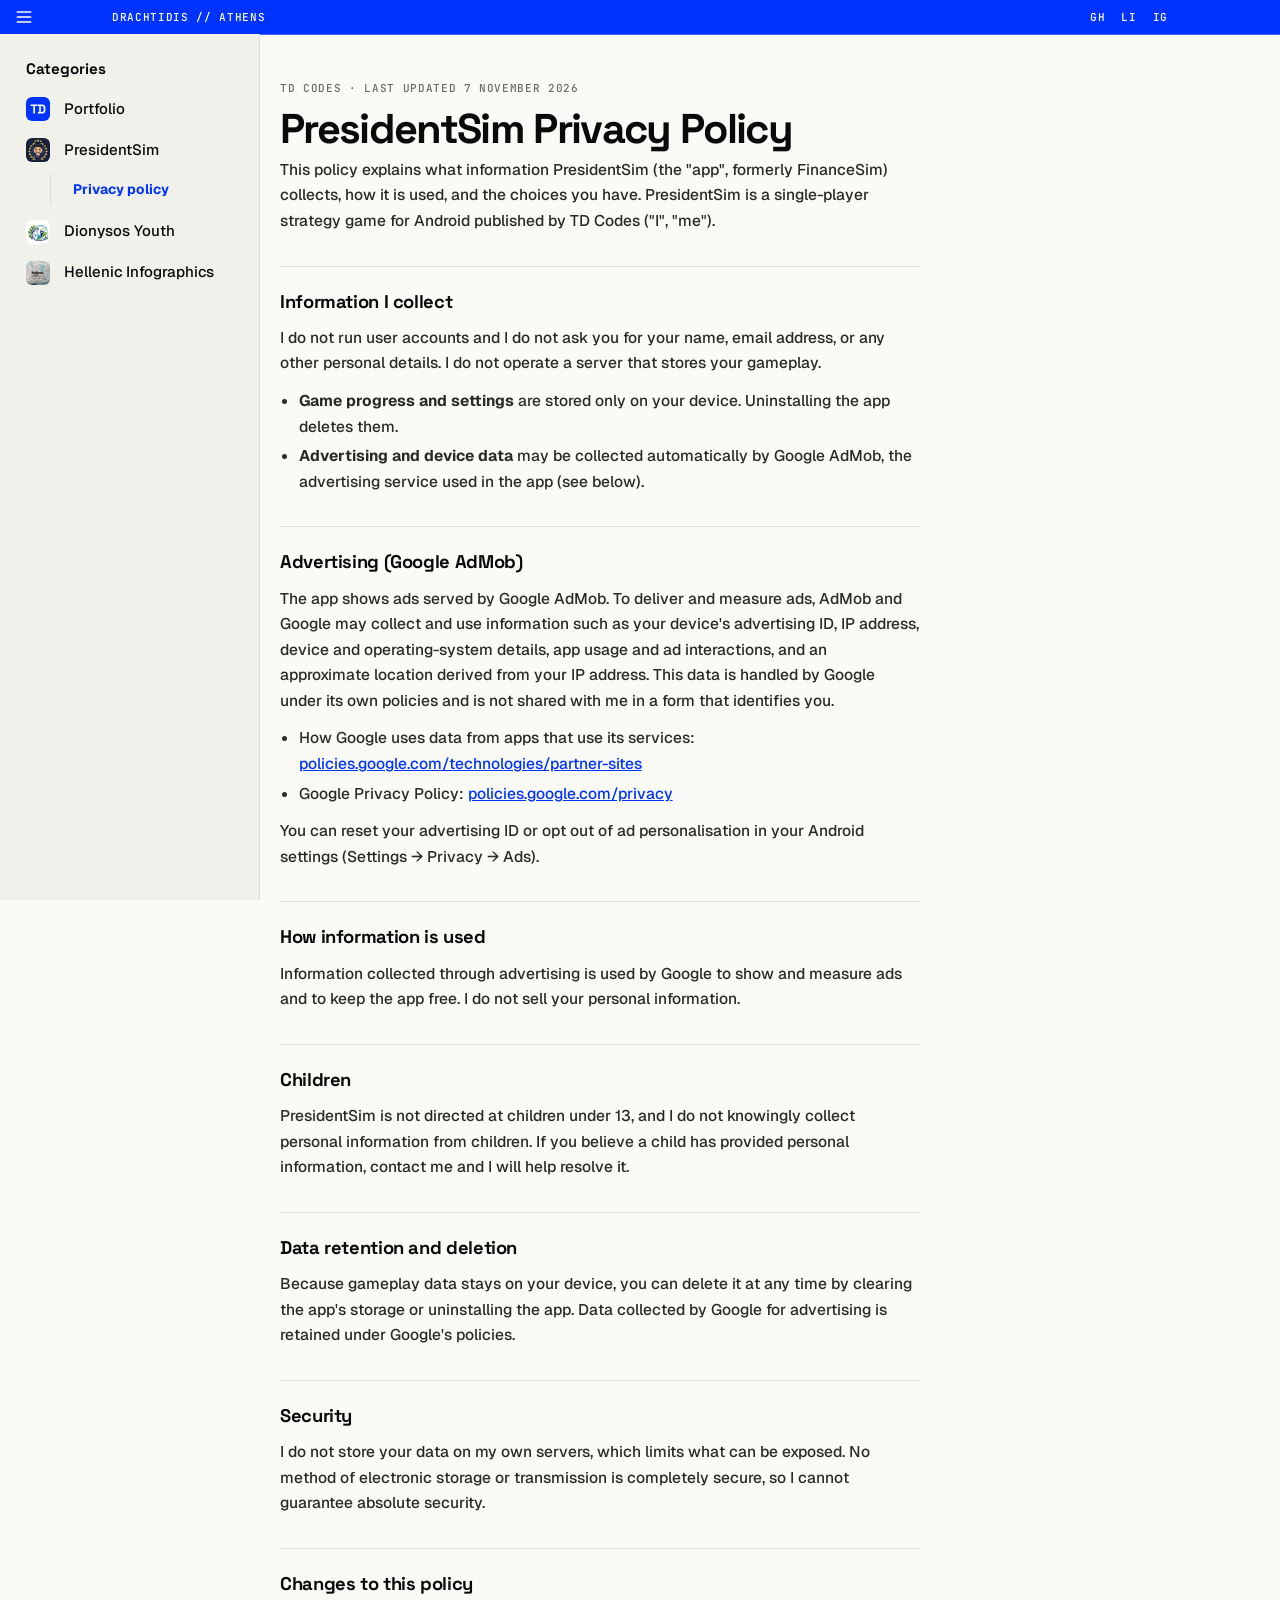
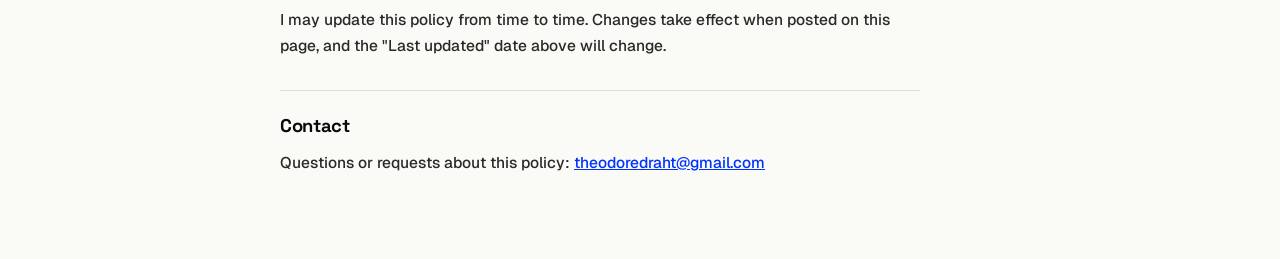
<file: presidentsim-privacy.html>
<!DOCTYPE html>
<html lang="en">
<head>
<meta charset="UTF-8">
<meta name="viewport" content="width=device-width, initial-scale=1.0">
<title>PresidentSim — Privacy Policy</title>
<meta name="description" content="Privacy policy for PresidentSim, a political strategy game for Android by TD Codes.">
<link rel="icon" type="image/svg+xml" href="assets/td-favicon.svg">
<link rel="preconnect" href="https://fonts.googleapis.com">
<link rel="preconnect" href="https://fonts.gstatic.com" crossorigin>
<link href="https://fonts.googleapis.com/css2?family=Space+Grotesk:wght@400;500;700&family=Geist:wght@400;500;600&family=JetBrains+Mono:wght@400;500&display=swap" rel="stylesheet">
<link rel="stylesheet" href="assets/pages.css">
<link rel="stylesheet" href="assets/sidebar.css">
<script src="assets/sidebar.js"></script>
<style>
  main.policy{max-width:680px; margin:0 auto; padding:44px 20px 72px;}
  main.policy .meta{display:block; color:var(--muted);}
  main.policy h1{font-family:var(--display); font-weight:700; font-size:clamp(1.8rem, 6vw, 2.6rem); letter-spacing:-0.04em; line-height:1.05; margin:10px 0 6px;}
  main.policy h2{font-family:var(--display); font-weight:700; font-size:1.15rem; letter-spacing:-0.02em; margin:32px 0 8px; padding-top:20px; border-top:1px solid var(--line);}
  main.policy p, main.policy ul{color:#2A2A28; margin-bottom:12px;}
  main.policy ul{padding-left:1.2em;}
  main.policy li{margin-bottom:4px;}
  main.policy a{color:var(--accent);}
</style>
</head>
<body>
<div class="topbar">
  <div class="wrap mono">
    <a href="index.html">DRACHTIDIS // ATHENS</a>
    <div class="topbar-right">
      <a href="https://github.com/teo3670" target="_blank" rel="noopener">GH</a>
      <a href="https://linkedin.com/in/theodoros-drachtidis" target="_blank" rel="noopener">LI</a>
      <a href="https://instagram.com/drachtidis_" target="_blank" rel="noopener">IG</a>
    </div>
  </div>
</div>

<main class="policy" data-shift>
  <span class="mono meta">TD Codes · Last updated 7 November 2026</span>
  <h1>PresidentSim Privacy Policy</h1>
  <p>This policy explains what information PresidentSim (the "app", formerly FinanceSim) collects, how it is used, and the choices you have. PresidentSim is a single-player strategy game for Android published by TD Codes ("I", "me").</p>

  <h2>Information I collect</h2>
  <p>I do not run user accounts and I do not ask you for your name, email address, or any other personal details. I do not operate a server that stores your gameplay.</p>
  <ul>
    <li><strong>Game progress and settings</strong> are stored only on your device. Uninstalling the app deletes them.</li>
    <li><strong>Advertising and device data</strong> may be collected automatically by Google AdMob, the advertising service used in the app (see below).</li>
  </ul>

  <h2>Advertising (Google AdMob)</h2>
  <p>The app shows ads served by Google AdMob. To deliver and measure ads, AdMob and Google may collect and use information such as your device's advertising ID, IP address, device and operating-system details, app usage and ad interactions, and an approximate location derived from your IP address. This data is handled by Google under its own policies and is not shared with me in a form that identifies you.</p>
  <ul>
    <li>How Google uses data from apps that use its services: <a href="https://policies.google.com/technologies/partner-sites" target="_blank" rel="noopener">policies.google.com/technologies/partner-sites</a></li>
    <li>Google Privacy Policy: <a href="https://policies.google.com/privacy" target="_blank" rel="noopener">policies.google.com/privacy</a></li>
  </ul>
  <p>You can reset your advertising ID or opt out of ad personalisation in your Android settings (Settings &rarr; Privacy &rarr; Ads).</p>

  <h2>How information is used</h2>
  <p>Information collected through advertising is used by Google to show and measure ads and to keep the app free. I do not sell your personal information.</p>

  <h2>Children</h2>
  <p>PresidentSim is not directed at children under 13, and I do not knowingly collect personal information from children. If you believe a child has provided personal information, contact me and I will help resolve it.</p>

  <h2>Data retention and deletion</h2>
  <p>Because gameplay data stays on your device, you can delete it at any time by clearing the app's storage or uninstalling the app. Data collected by Google for advertising is retained under Google's policies.</p>

  <h2>Security</h2>
  <p>I do not store your data on my own servers, which limits what can be exposed. No method of electronic storage or transmission is completely secure, so I cannot guarantee absolute security.</p>

  <h2>Changes to this policy</h2>
  <p>I may update this policy from time to time. Changes take effect when posted on this page, and the "Last updated" date above will change.</p>

  <h2>Contact</h2>
  <p>Questions or requests about this policy: <a href="mailto:theodoredraht@gmail.com">theodoredraht@gmail.com</a></p>
</main>
</body>
</html>
</file>
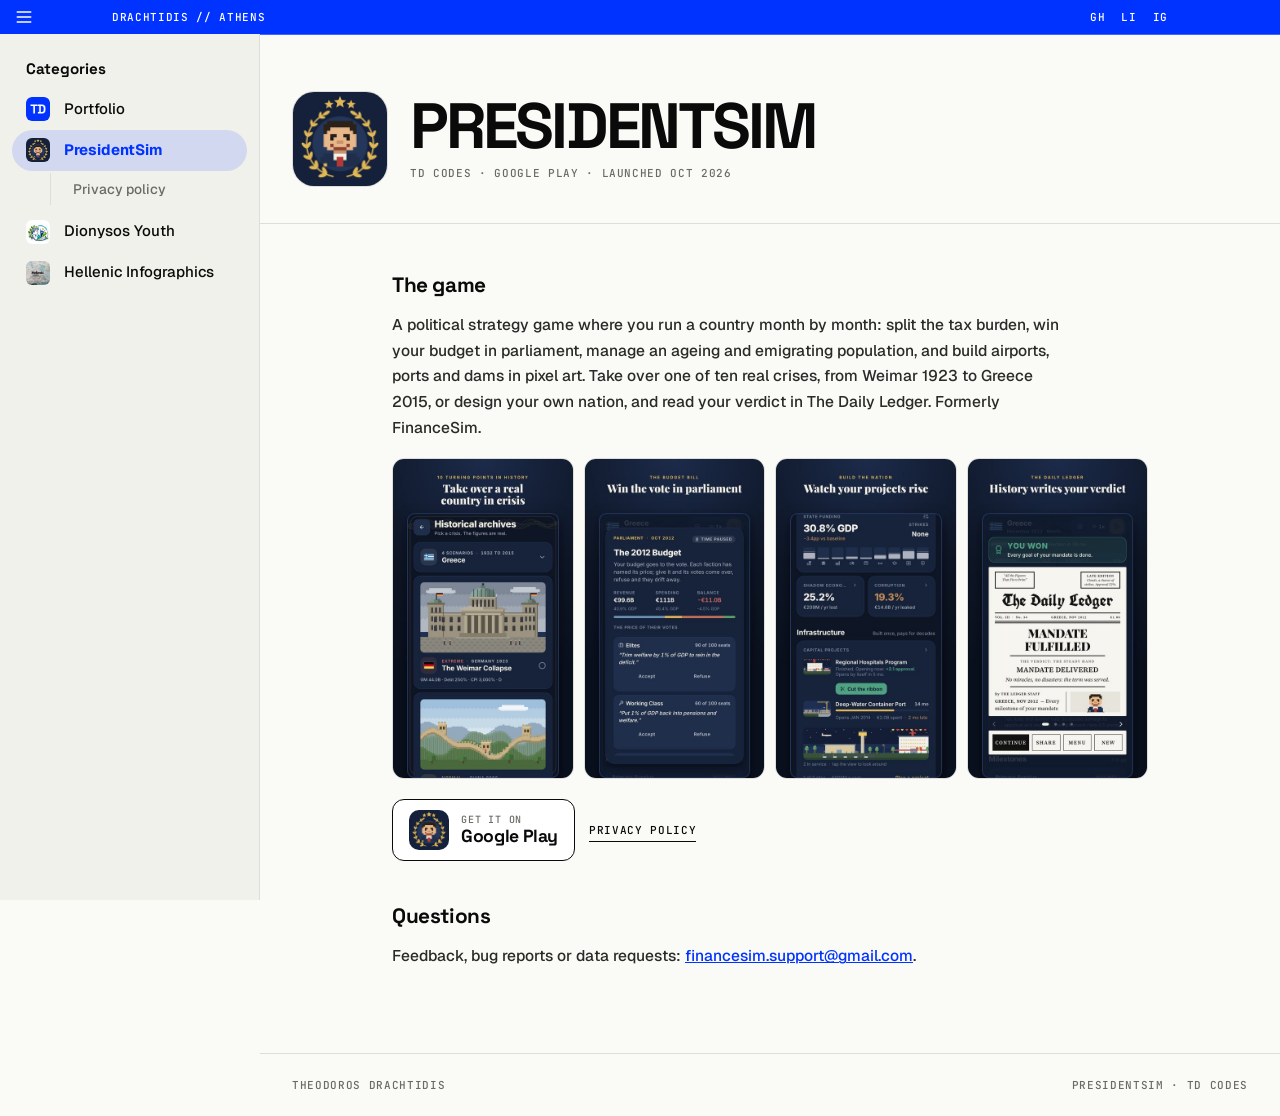
<file: presidentsim.html>
<!DOCTYPE html>
<html lang="en">
<head>
<meta charset="UTF-8">
<meta name="viewport" content="width=device-width, initial-scale=1.0">
<title>PresidentSim — Theodoros Drachtidis</title>
<meta name="description" content="PresidentSim: a political strategy game where you run a country month by month. Available on Google Play.">
<meta name="theme-color" content="#0033FF">
<link rel="icon" type="image/svg+xml" href="assets/td-favicon.svg">
<link rel="icon" type="image/png" sizes="32x32" href="assets/td-favicon-32.png">
<link rel="apple-touch-icon" href="assets/td-apple-touch-icon.png">
<link rel="preconnect" href="https://fonts.googleapis.com">
<link rel="preconnect" href="https://fonts.gstatic.com" crossorigin>
<link href="https://fonts.googleapis.com/css2?family=Space+Grotesk:wght@400;500;700&family=Geist:wght@400;500;600&family=JetBrains+Mono:wght@400;500;700&display=swap" rel="stylesheet">
<link rel="stylesheet" href="assets/pages.css">
<link rel="stylesheet" href="assets/sidebar.css">
<script src="assets/sidebar.js"></script>
</head>
<body>

<div class="topbar">
  <div class="wrap mono">
    <a href="index.html">DRACHTIDIS // ATHENS</a>
    <div class="topbar-right">
      <a href="https://github.com/teo3670" target="_blank" rel="noopener">GH</a>
      <a href="https://linkedin.com/in/theodoros-drachtidis" target="_blank" rel="noopener">LI</a>
      <a href="https://instagram.com/drachtidis_" target="_blank" rel="noopener">IG</a>
    </div>
  </div>
</div>

<header class="page-head" data-shift>
  <div class="wrap">
    <img class="page-icon" src="assets/presidentsim-icon.png" alt="PresidentSim app icon">
    <div>
      <h1>PresidentSim</h1>
      <p class="sub mono">TD Codes · Google Play · Launched Oct 2026</p>
    </div>
  </div>
</header>

<main class="page-body" data-shift>
  <div class="wrap">
    <h2>The game</h2>
    <p>A political strategy game where you run a country month by month: split the tax burden, win your budget in parliament, manage an ageing and emigrating population, and build airports, ports and dams in pixel art. Take over one of ten real crises, from Weimar 1923 to Greece 2015, or design your own nation, and read your verdict in The Daily Ledger. Formerly FinanceSim.</p>
    <div class="shots">
      <img src="assets/presidentsim-shot-1.jpg" alt="PresidentSim: take over a real country in crisis" loading="lazy">
      <img src="assets/presidentsim-shot-2.jpg" alt="PresidentSim: win the vote in parliament" loading="lazy">
      <img src="assets/presidentsim-shot-3.jpg" alt="PresidentSim: watch your projects rise" loading="lazy">
      <img src="assets/presidentsim-shot-4.jpg" alt="PresidentSim: history writes your verdict" loading="lazy">
    </div>
    <div class="btn-row">
      <a class="play-btn" href="https://play.google.com/store/apps/details?id=com.financesim.game" target="_blank" rel="noopener" aria-label="Get PresidentSim on Google Play">
        <img src="assets/presidentsim-icon.png" alt="">
        <span class="txt"><span class="small">Get it on</span><span class="big">Google Play</span></span>
      </a>
      <a class="text-link" href="presidentsim-privacy.html">Privacy policy</a>
    </div>

    <h2>Questions</h2>
    <p>Feedback, bug reports or data requests: <a href="mailto:financesim.support@gmail.com">financesim.support@gmail.com</a>.</p>
  </div>
</main>

<footer data-shift>
  <div class="wrap mono">
    <span>Theodoros Drachtidis</span>
    <span>PresidentSim · TD Codes</span>
  </div>
</footer>

</body>
</html>
</file>
<file: assets/pages.css>
/* Shared styles for the sub-pages (PresidentSim, Dionysos Youth, Hellenic Infographics, privacy policies). */
:root{
  --paper:#FAFAF7; --paper-2:#F1F1EC; --ink:#0A0A0A; --muted:#6B6B66; --line:#DDDDDA;
  --accent:#0033FF; --on-accent:#FFFFFF;
  --display:'Space Grotesk', system-ui, sans-serif;
  --body:'Geist', 'Inter', system-ui, sans-serif;
  --mono:'JetBrains Mono', ui-monospace, Menlo, monospace;
}
*{box-sizing:border-box; margin:0; padding:0;}
html{scroll-behavior:smooth;}
body{background:var(--paper); color:var(--ink); font-family:var(--body); font-size:15.5px; font-weight:500; line-height:1.65; overflow-x:hidden;}
::selection{background:var(--accent); color:var(--on-accent);}
a{color:inherit;}
.mono{font-family:var(--mono); font-size:11px; font-weight:500; letter-spacing:0.06em; text-transform:uppercase;}
.wrap{max-width:1120px; margin:0 auto; padding:0 32px;}
@media (max-width:700px){.wrap{padding:0 16px;}}

.topbar{position:sticky; top:0; z-index:50; background:var(--accent); color:var(--on-accent); border-bottom:1px solid rgba(255,255,255,0.25);}
.topbar .wrap{display:flex; justify-content:space-between; align-items:center; height:34px; gap:16px;}
.topbar a{text-decoration:none;}
.topbar-right{display:flex; gap:16px;}
.topbar-right a:hover{text-decoration:underline;}
@media (max-width:560px){.topbar-right{display:none;}}

footer{padding:22px 0; border-top:1px solid var(--line);}
footer .wrap{display:flex; justify-content:space-between; gap:16px; flex-wrap:wrap; color:var(--muted);}

.page-head{padding:56px 0 36px; border-bottom:1px solid var(--line);}
.page-head .wrap{display:flex; align-items:center; gap:22px; flex-wrap:wrap;}
.page-icon{width:96px; height:96px; border-radius:22px; object-fit:cover; border:1px solid var(--line);}
.page-head h1{font-family:var(--display); font-weight:700; font-size:clamp(2.2rem, 7vw, 4rem); letter-spacing:-0.045em; line-height:0.95; text-transform:uppercase;}
.page-head .sub{color:var(--muted); margin-top:8px;}
.page-body{padding:44px 0 72px;}
.page-body .wrap{max-width:820px;}
.page-body h2{font-family:var(--display); font-weight:700; font-size:1.3rem; letter-spacing:-0.02em; margin:38px 0 10px;}
.page-body h2:first-child{margin-top:0;}
.page-body p{color:#2A2A28; margin-bottom:12px; max-width:68ch;}
.page-body ul{padding-left:1.2em; color:#2A2A28; margin-bottom:12px;}
.page-body li{margin-bottom:4px;}
.page-body p a, .page-body li a{color:var(--accent);}

.shots{display:grid; grid-template-columns:repeat(4, 1fr); gap:10px; margin:18px 0;}
.shots img{width:100%; border-radius:12px; border:1px solid var(--line); display:block;}
@media (max-width:700px){.shots{grid-template-columns:repeat(2, 1fr);}}

.gallery{display:grid; grid-template-columns:repeat(2, 1fr); gap:18px; margin:18px 0;}
.gallery figure{background:#fff; border:1px solid var(--line); border-radius:12px; overflow:hidden;}
.gallery img{width:100%; display:block; background:var(--paper-2);}
.gallery figcaption{padding:10px 14px 14px; color:var(--muted); font-size:0.88rem;}
@media (max-width:700px){.gallery{grid-template-columns:1fr;}}

.btn-row{display:flex; gap:14px; flex-wrap:wrap; align-items:center; margin:20px 0 6px;}
.play-btn{
  display:inline-flex; align-items:center; gap:12px; padding:10px 16px; text-decoration:none;
  background:#fff; border:1.5px solid var(--ink); border-radius:12px; transition:border-color .15s, box-shadow .15s, transform .15s;
}
.play-btn:hover{border-color:var(--accent); box-shadow:0 8px 20px -12px rgba(0,51,255,.55); transform:translateY(-1px);}
.play-btn img{width:40px; height:40px; border-radius:10px;}
.play-btn .txt{display:flex; flex-direction:column; line-height:1.15;}
.play-btn .small{font-family:var(--mono); font-size:10px; letter-spacing:.08em; text-transform:uppercase; color:var(--muted);}
.play-btn .big{font-family:var(--display); font-weight:700; font-size:1.1rem; letter-spacing:-.02em;}
.text-link{font-family:var(--mono); font-size:11px; letter-spacing:.06em; text-transform:uppercase; text-decoration:none; border-bottom:1px solid var(--ink); padding:2px 0;}
.text-link:hover{color:var(--accent); border-color:var(--accent);}

/* Instagram feed (hellenic.html) */
.ig-note{color:var(--muted); margin:4px 0 14px;}
.ig-note a{color:var(--accent);}
.ig-grid{display:grid; grid-template-columns:repeat(3, 1fr); gap:14px; margin:0 0 18px;}
@media (max-width:700px){.ig-grid{grid-template-columns:repeat(2, 1fr); gap:10px;}}
.ig-card{display:flex; flex-direction:column; background:#fff; border:1px solid var(--line); border-radius:12px; overflow:hidden; text-decoration:none; color:var(--ink); transition:border-color .15s, transform .15s, box-shadow .15s;}
.ig-card:hover{border-color:var(--accent); transform:translateY(-2px); box-shadow:0 10px 22px -14px rgba(0,51,255,.55);}
.ig-img{position:relative; aspect-ratio:1/1; background:var(--paper-2);}
.ig-img img{width:100%; height:100%; object-fit:cover; display:block;}
.ig-badge{position:absolute; top:8px; right:8px; background:var(--ink); color:#fff; padding:3px 7px; font-size:10px;}
.ig-cap{padding:10px 12px 12px; display:flex; flex-direction:column; gap:6px;}
.ig-text{font-size:0.88rem; line-height:1.35; display:-webkit-box; -webkit-line-clamp:2; -webkit-box-orient:vertical; overflow:hidden;}
.ig-meta{color:var(--muted); font-size:10px;}
</file>
<file: assets/sidebar.css>
/* Shared Gmail-style sidebar menu. Built by assets/sidebar.js. Needs the site colour/font tokens. */
.menu-btn{
  position:absolute; left:10px; top:3px; width:28px; height:28px; display:grid; place-items:center;
  background:none; border:0; border-radius:50%; color:var(--on-accent); cursor:pointer;
}
.menu-btn:hover{background:rgba(255,255,255,0.18);}
.menu-btn svg{width:20px; height:20px;}
@media (max-width:1230px){.topbar .wrap{padding-left:52px;}}

.sidebar{
  position:fixed; top:34px; left:0; bottom:0; width:260px; z-index:60;
  background:var(--paper-2); border-right:1px solid var(--line);
  overflow-y:auto; padding:16px 12px 28px;
  transform:translateX(-100%); visibility:hidden;
  transition:transform .25s ease, visibility .25s;
}
html.sidebar-open .sidebar{transform:none; visibility:visible;}
.side-list{list-style:none;}
.side-link{
  display:flex; align-items:center; gap:14px; width:100%; padding:8px 14px; border:0; border-radius:999px;
  background:none; color:var(--ink); text-align:left; text-decoration:none; cursor:pointer;
  font-family:var(--body); font-size:0.94rem; font-weight:500;
}
.side-link:hover{background:rgba(10,10,10,0.07);}
.side-link.active{background:rgba(0,51,255,0.13); color:var(--accent); font-weight:700;}
.side-ic{width:24px; height:24px; flex:0 0 24px; border-radius:6px; object-fit:cover;}
.side-sub{list-style:none; margin:2px 0 6px 38px; padding-left:10px; border-left:1px solid var(--line);}
.side-sub .side-link{padding:5px 12px; font-size:0.86rem; color:var(--muted);}
.side-sub .side-link:hover{color:var(--ink);}
.side-sub .side-link.active{background:none; color:var(--accent); font-weight:700;}
.side-heading:first-child{margin-top:6px;}
.side-heading{margin:22px 14px 8px; color:var(--ink); font-family:var(--display); font-weight:700; font-size:0.95rem;}
.side-backdrop{position:fixed; inset:34px 0 0 0; z-index:55; background:rgba(10,10,10,0.45); display:none;}

[data-shift]{transition:margin-left .25s ease;}
@media (min-width:1000px){html.sidebar-open [data-shift]{margin-left:260px;}}
@media (max-width:999px){html.sidebar-open .side-backdrop{display:block;}}
@media (prefers-reduced-motion:reduce){.sidebar, [data-shift]{transition:none;}}
</file>
